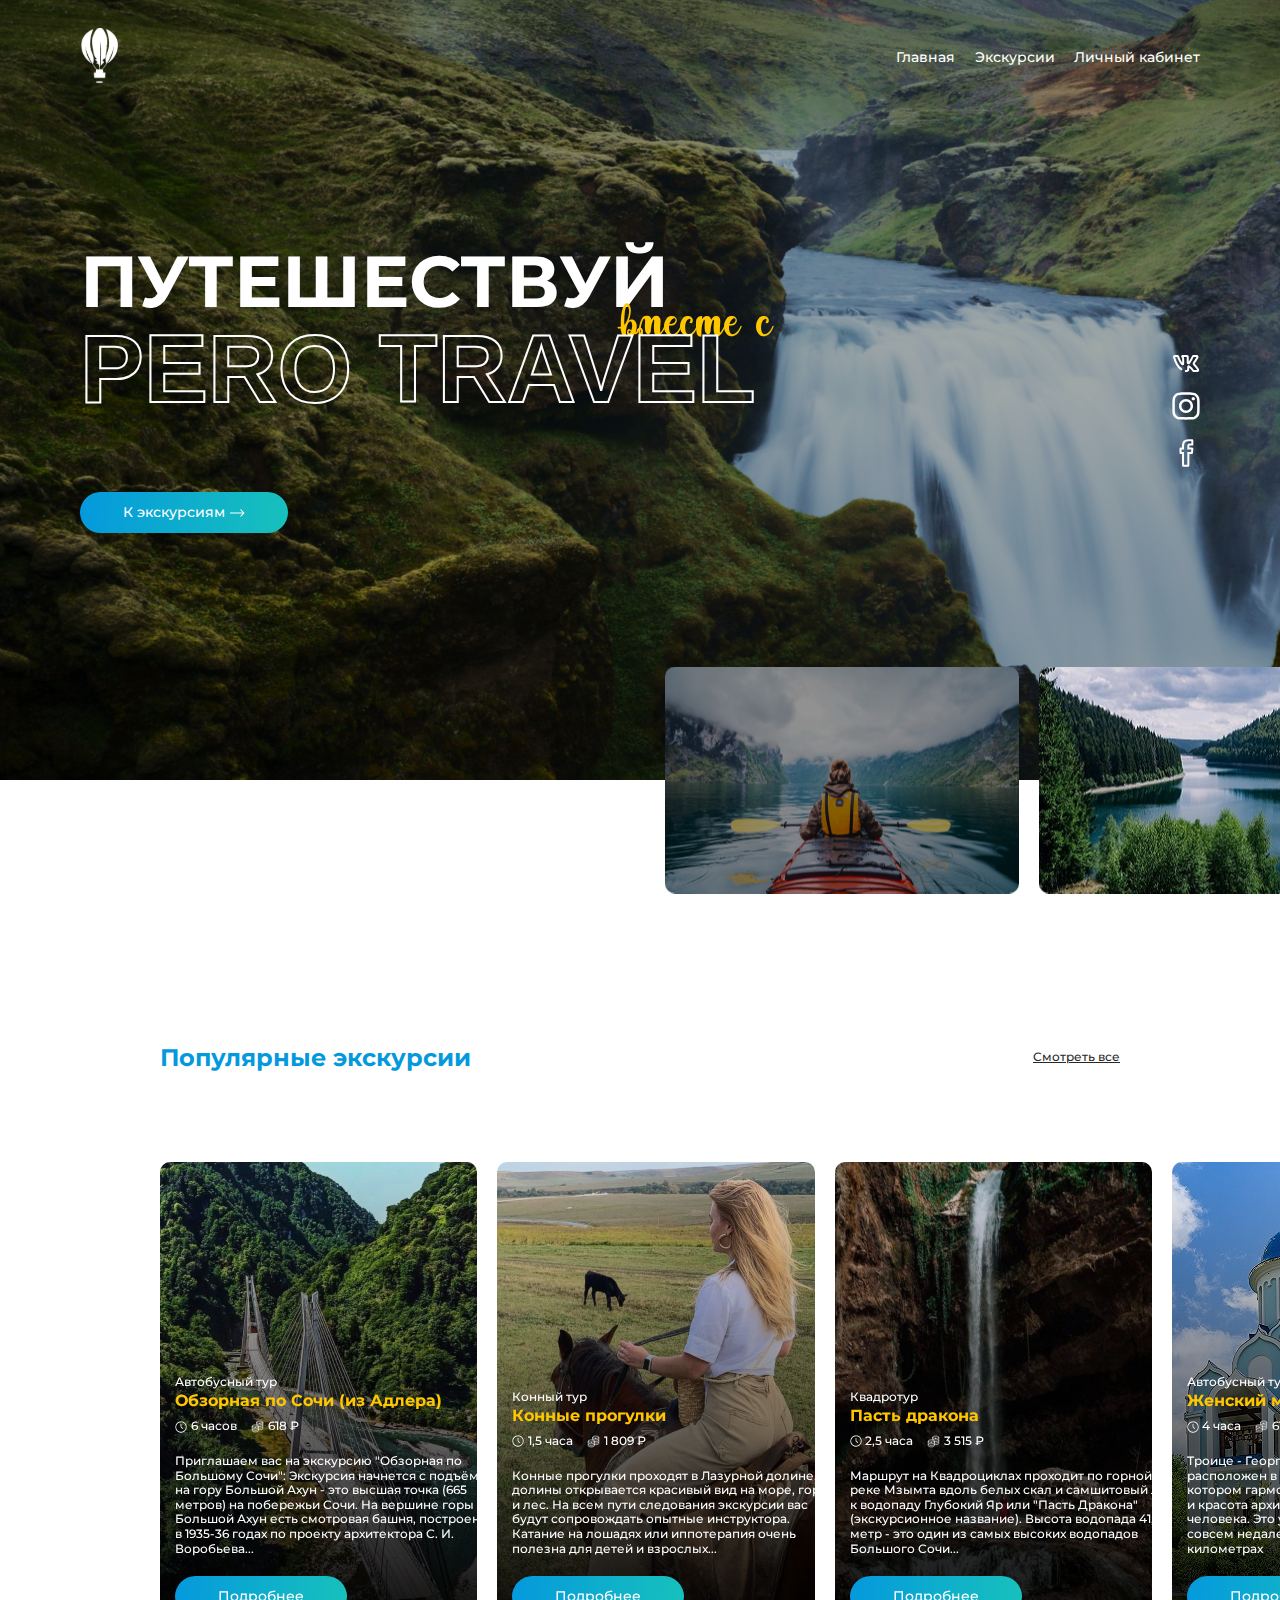
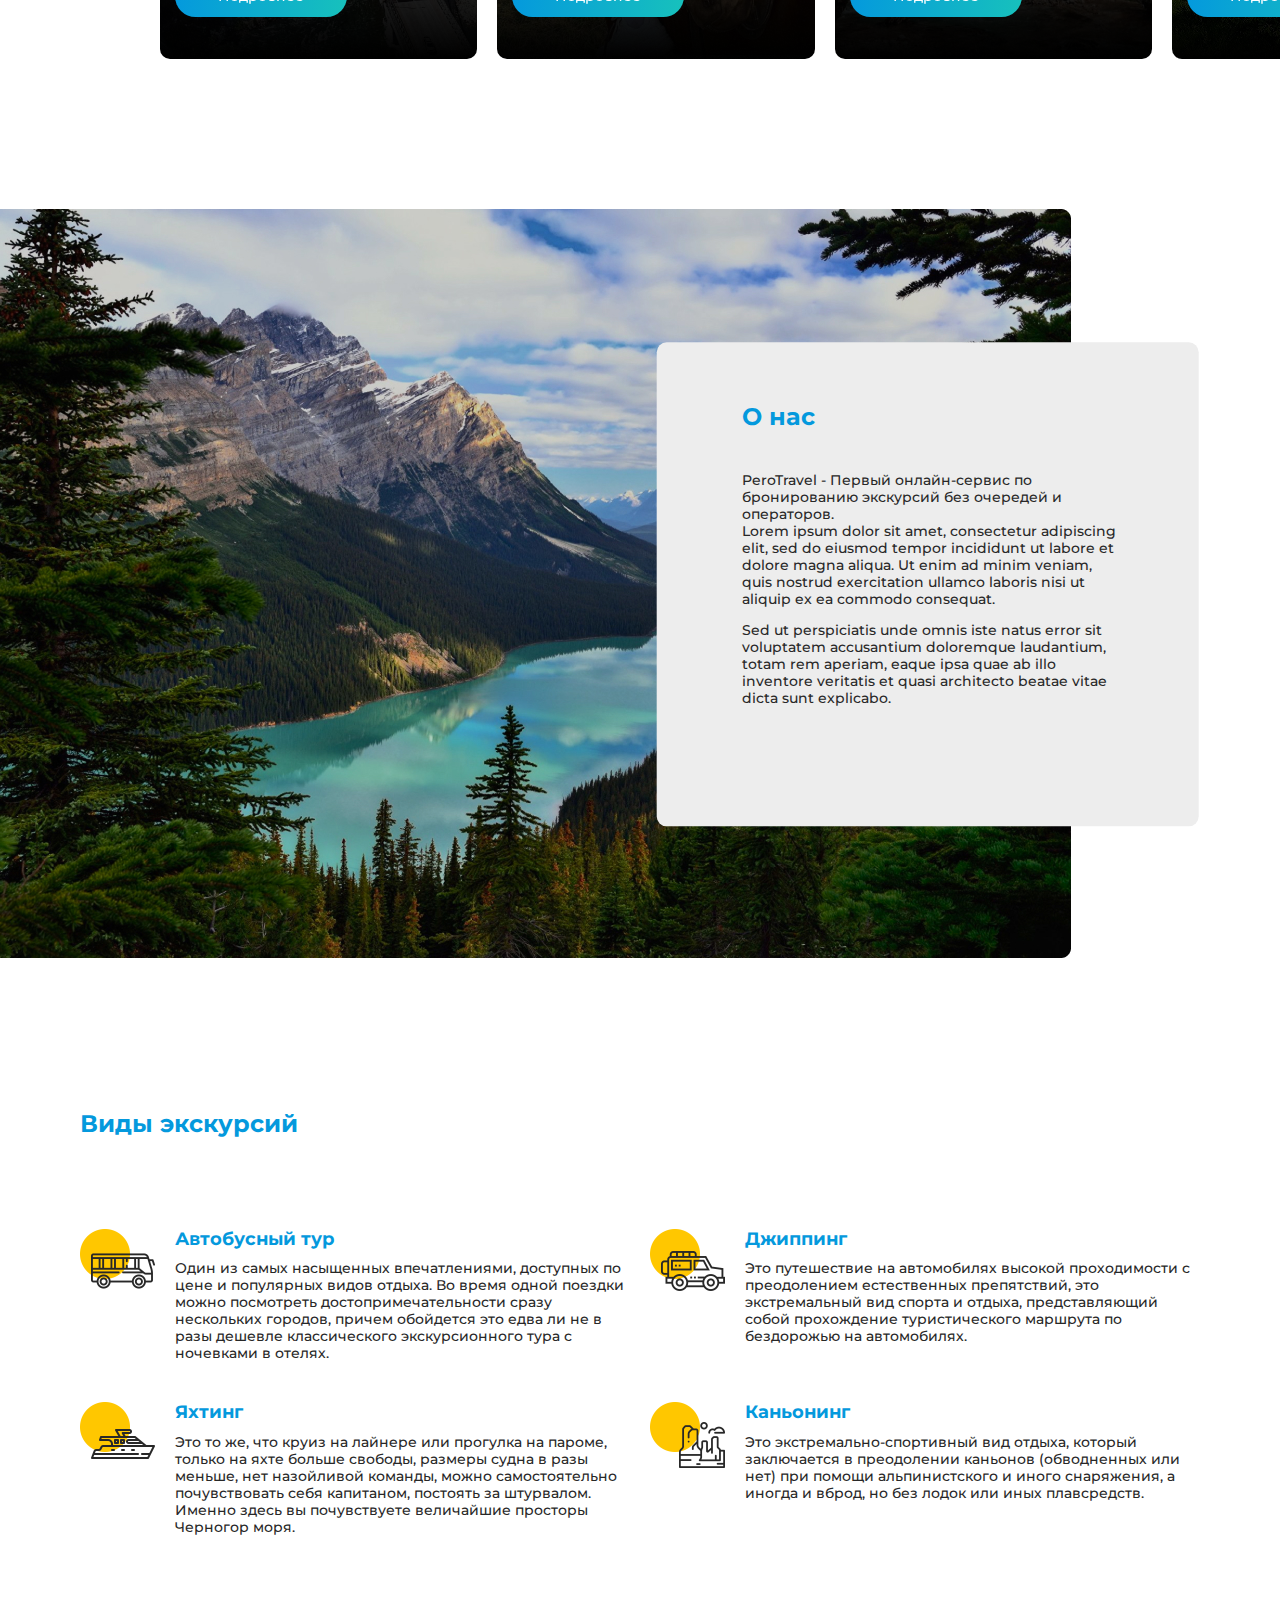
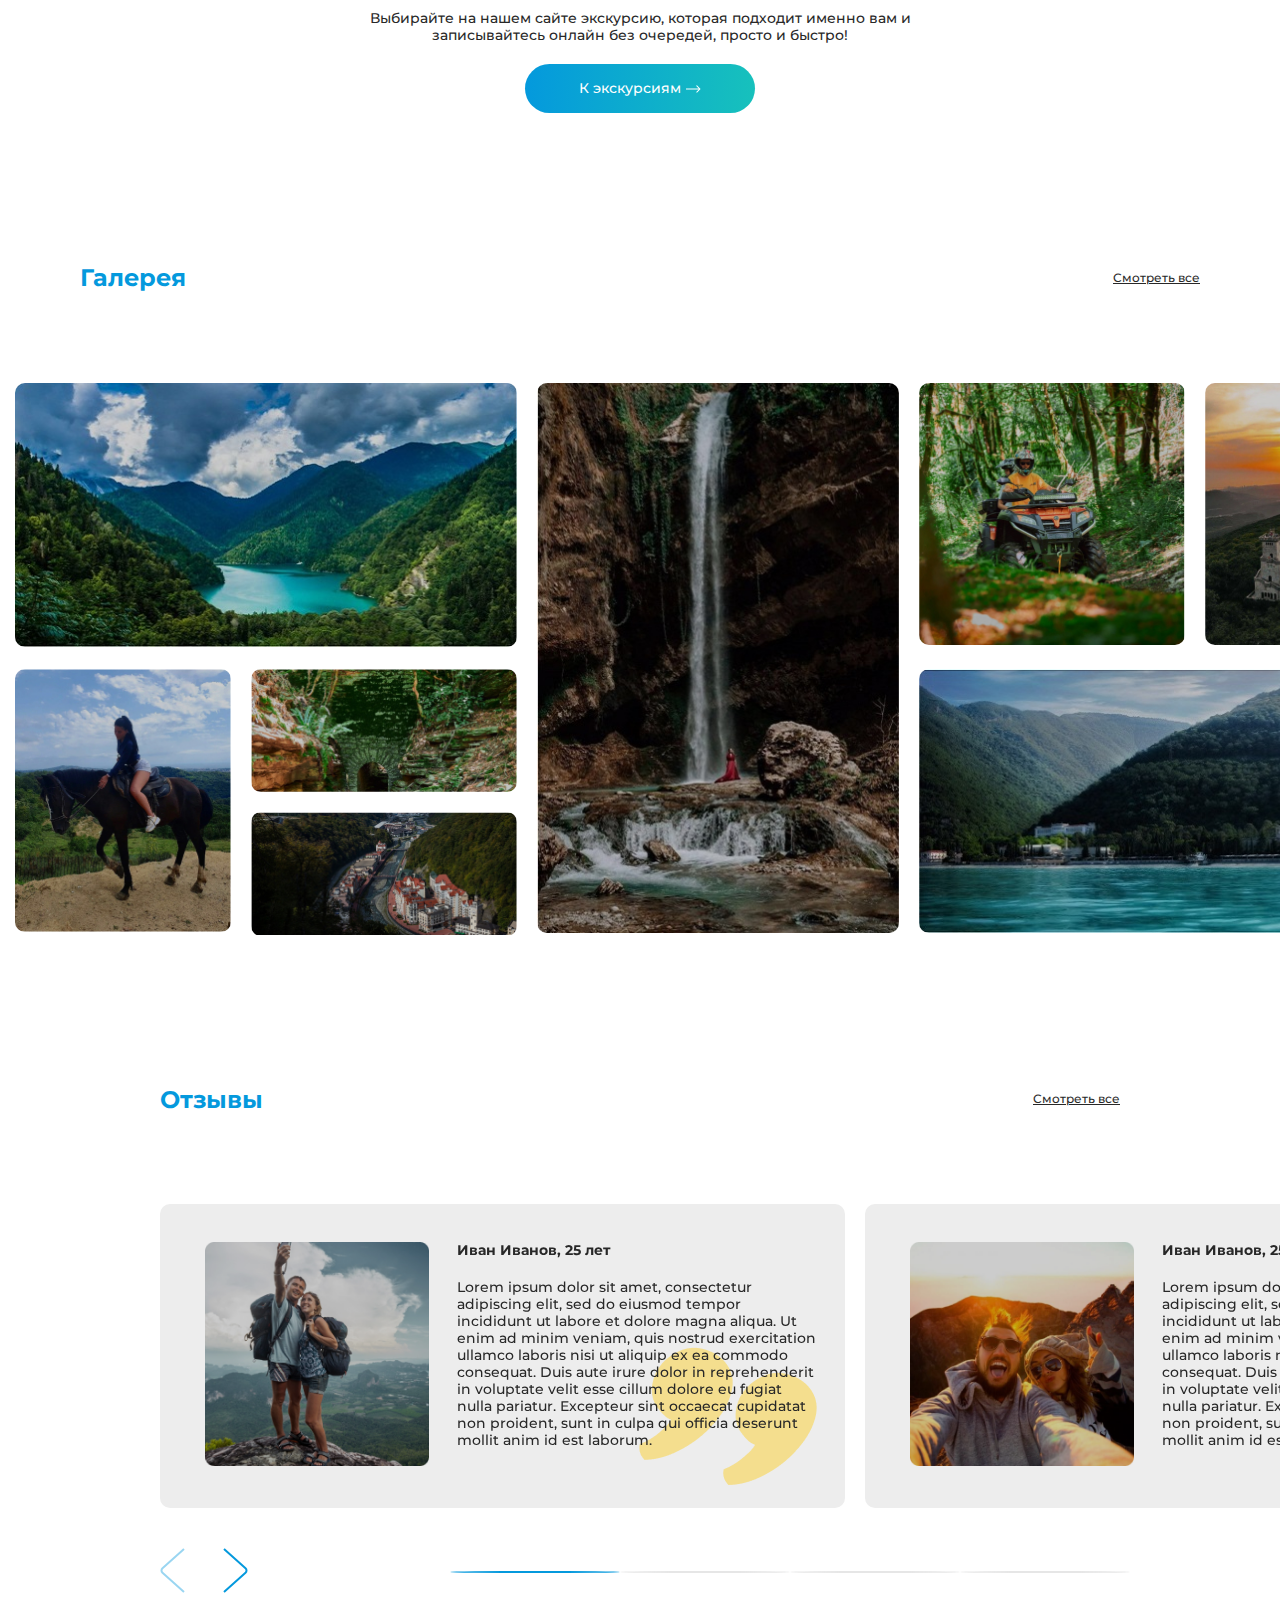
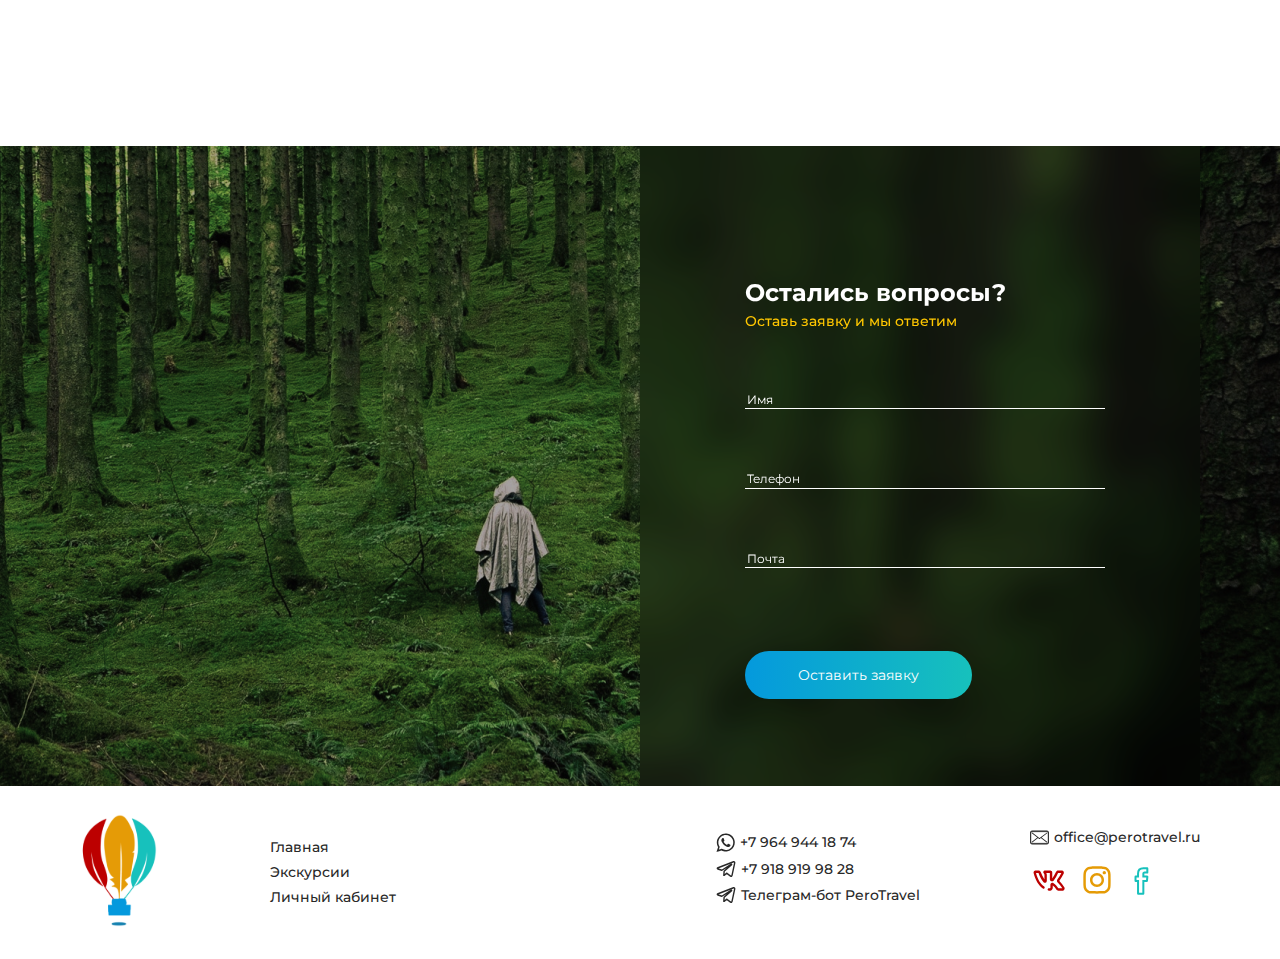
<file: index.html>
<!DOCTYPE html>
<html lang="ru">

<head>
    <meta charset="UTF-8">
    <meta http-equiv="X-UA-Compatible" content="IE=edge">
    <meta name="viewport" content="width=device-width, initial-scale=1.0">
    <title>PeroTravel</title>

    <link rel="preconnect" href="https://fonts.googleapis.com">
    <link rel="preconnect" href="https://fonts.gstatic.com" crossorigin>
    <link href="https://fonts.googleapis.com/css2?family=Montserrat:wght@500;700;900&display=swap" rel="stylesheet">
    <link rel="preconnect" href="https://fonts.googleapis.com">
    <link rel="preconnect" href="https://fonts.gstatic.com" crossorigin>
    <link href="https://fonts.googleapis.com/css2?family=Marck+Script&display=swap" rel="stylesheet">

    <link rel="stylesheet" href="fonts/19516.otf">
    <link rel="stylesheet" href="styles/swiper-bundle.min.css">
    <link rel="stylesheet" href="styles/normalize.css">
    <link rel="stylesheet" href="styles/hamburgers.css">
    <link rel="stylesheet" href="styles/style.css">
    <link rel="stylesheet" href="styles/responsive.css">

    <link rel="apple-touch-icon" sizes="180x180" href="img/apple-touch-icon.png">
    <link rel="icon" type="image/png" sizes="32x32" href="img/favicon-32x32.png">
    <link rel="icon" type="image/png" sizes="16x16" href="img/favicon-16x16.png">
    <link rel="manifest" href="img/site.webmanifest">
    <link rel="mask-icon" href="img/safari-pinned-tab.svg" color="#5bbad5">
    <meta name="msapplication-TileColor" content="#da532c">
    <meta name="theme-color" content="#ffffff">

</head>

<body>
    <div class="page wrapper-all">
        <div class="page__baner">
            <div class="wrapper">
                <div class="page__baner-box">
                    <header class="page__header header">
                        <div class="header__row">
                            <div class="header__logo">
                                <a href="index.html" class="header__logo-link">
                                    <img src="img/svg/logo.svg" alt="" class="header__logo-pic">
                                </a>
                            </div>
                            <button class="hamburger hamburger--squeeze page-header__menu-toogle" type="button"
                                onclick="this.classList.toggle('is-active');">
                                <span class="hamburger-box">
                                    <span class="hamburger-inner"></span>
                                </span>
                            </button>
                            <nav class="header__menu">
                                <ul class="header__menu-list">
                                    <li class="header__menu-item"> <a href="index.html"
                                            class="header__menu-link">Главная</a>
                                    </li>
                                    <li class="header__menu-item"> <a href="our-excursion.html"
                                            class="header__menu-link">Экскурсии</a>
                                    </li>
                                    <li class="header__menu-item"> <a href="" class="header__menu-link">Личный
                                            кабинет</a>
                                    </li>
                                </ul>
                            </nav>
                        </div>

                    </header>
                    <!-- header end -->

                    <!-- slogan  start -->
                    <div class="page__baner-slogan">
                        <h1 class="page__baner-title">
                            <span class="page__baner-title-thick">ПУТЕШЕСТВУЙ</span>
                            <span class="page__baner-title-italic">вместе с</span>
                            <span class="page__baner-title-contour">PERO TRAVEL</span>
                        </h1>
                        <a href="our-excursion.html"
                            class="page__baner-link-excursions button button--smaller button--arrow-small">К
                            экскурсиям
                            <img class="button--link-arrow" src="img/svg/arrow-of-button.svg" alt="arrow"></a>

                    </div>
                    <!-- slogan  end -->


                    <!-- ссылки на социальные сети -->
                    <div class="page__baner-social baner__social">
                        <ul class="baner__social-list">
                            <li class="baner__social-item"><a href="#" target="_blank">
                                    <svg width="27" height="18" viewBox="0 0 27 18" fill="none"
                                        xmlns="http://www.w3.org/2000/svg">
                                        <path
                                            d="M25.89 14C24.7066 12.137 23.3215 10.4099 21.76 8.85C21.7316 8.81452 21.7162 8.77044 21.7162 8.725C21.7162 8.67956 21.7316 8.63547 21.76 8.6C23.1037 6.76599 24.2912 4.82251 25.31 2.79C25.4574 2.49916 25.5275 2.17528 25.5135 1.84953C25.4995 1.52378 25.4019 1.20711 25.23 0.929998C25.0733 0.648345 24.8443 0.413645 24.5665 0.25015C24.2887 0.0866553 23.9724 0.000296159 23.65 -2.42495e-06H20.65C20.2694 0.0073844 19.8987 0.12329 19.5816 0.334091C19.2645 0.544891 19.0142 0.841827 18.86 1.19C17.9887 3.11716 16.9444 4.96137 15.74 6.7V1.8C15.7414 1.56325 15.6957 1.32859 15.6057 1.1096C15.5157 0.890617 15.3832 0.691659 15.2158 0.524249C15.0484 0.356838 14.8494 0.224302 14.6304 0.134313C14.4115 0.0443243 14.1768 -0.00132879 13.94 -2.42495e-06H9.56005C9.30507 0.003962 9.05601 0.077496 8.83977 0.212661C8.62352 0.347826 8.4483 0.539488 8.33302 0.766958C8.21775 0.994427 8.16679 1.24906 8.18565 1.50338C8.20451 1.75769 8.29247 2.00202 8.44005 2.21L8.84005 2.77C9.0546 3.07813 9.16976 3.44453 9.17005 3.82V7.66C7.84999 5.70714 6.80045 3.58452 6.05005 1.35C5.91473 0.956242 5.6599 0.614534 5.3211 0.37253C4.98229 0.130527 4.57641 0.000294898 4.16005 -2.42495e-06H1.71005C1.44973 0.00311016 1.19347 0.0649334 0.960374 0.180859C0.727274 0.296785 0.523342 0.463823 0.363778 0.669527C0.204214 0.87523 0.0931326 1.11429 0.0388118 1.3689C-0.0155091 1.6235 -0.0116681 1.88708 0.0500484 2.14C1.40005 7.87 4.23005 12.62 7.82005 15.14C8.0352 15.2928 8.30205 15.3544 8.56243 15.3114C8.82281 15.2683 9.0556 15.124 9.21005 14.91C9.28729 14.8031 9.34262 14.682 9.37288 14.5537C9.40313 14.4253 9.4077 14.2923 9.38632 14.1621C9.36494 14.032 9.31804 13.9074 9.24832 13.7955C9.17859 13.6836 9.08742 13.5865 8.98005 13.51C5.84005 11.31 3.34005 7.12 2.07005 2H4.17005C5.09028 4.79589 6.47647 7.41613 8.27005 9.75C8.47735 10.0149 8.76284 10.2077 9.08597 10.301C9.40911 10.3944 9.75344 10.3835 10.07 10.27C10.3949 10.1567 10.6759 9.94421 10.8733 9.66245C11.0707 9.3807 11.1745 9.044 11.17 8.7V3.82C11.1722 3.1843 11.014 2.55833 10.71 2H13.71V7.43C13.7065 7.81854 13.8308 8.19746 14.064 8.5083C14.2971 8.81915 14.626 9.04464 15 9.15C15.3629 9.27076 15.7554 9.26861 16.117 9.14388C16.4785 9.01916 16.7888 8.77881 17 8.46C18.4204 6.4336 19.6332 4.26936 20.62 2H23.42C22.4669 3.87407 21.3668 5.66969 20.13 7.37C19.8182 7.78719 19.6668 8.30264 19.7035 8.82221C19.7402 9.34178 19.9626 9.83081 20.33 10.2C21.7886 11.6697 23.1014 13.2772 24.25 15H20.9C19.8666 13.2893 18.4788 11.8197 16.83 10.69C16.5827 10.5087 16.2894 10.4005 15.9836 10.3775C15.6778 10.3545 15.3717 10.4178 15.1 10.56C14.8207 10.703 14.5867 10.9209 14.4242 11.1893C14.2617 11.4578 14.1772 11.7662 14.18 12.08V14.46C14.1855 14.5989 14.1362 14.7345 14.0426 14.8373C13.9491 14.9402 13.8189 15.0022 13.68 15.01H12.82C12.5548 15.01 12.3005 15.1154 12.1129 15.3029C11.9254 15.4904 11.82 15.7448 11.82 16.01C11.82 16.2752 11.9254 16.5296 12.1129 16.7171C12.3005 16.9046 12.5548 17.01 12.82 17.01H13.68C14.0118 17.0074 14.3398 16.9393 14.6452 16.8096C14.9506 16.6799 15.2274 16.4912 15.4597 16.2543C15.692 16.0173 15.8752 15.7369 15.9988 15.429C16.1224 15.1211 16.184 14.7918 16.18 14.46V12.69C17.383 13.5948 18.4013 14.7218 19.18 16.01C19.352 16.3079 19.5978 16.5565 19.8939 16.7317C20.1899 16.9069 20.5261 17.0027 20.87 17.01H24.25C24.5957 17.0109 24.9351 16.9184 25.2326 16.7424C25.53 16.5664 25.7744 16.3134 25.94 16.01C26.1099 15.7004 26.1948 15.3513 26.186 14.9983C26.1772 14.6452 26.0751 14.3008 25.89 14Z"
                                            fill="white" />
                                    </svg>
                                </a></li>
                            <li class="baner__social-item"><a href="#" target="_blank">
                                    <svg width="28" height="28" viewBox="0 0 28 28" fill="none"
                                        xmlns="http://www.w3.org/2000/svg">
                                        <path
                                            d="M13.9971 0.34668C10.289 0.34668 9.82407 0.362397 8.3678 0.428842C6.91457 0.495179 5.92206 0.725949 5.05356 1.06349C4.15574 1.41241 3.39433 1.87926 2.6353 2.63828C1.87627 3.39731 1.40942 4.15872 1.0605 5.05654C0.722965 5.92499 0.492195 6.9175 0.425858 8.37073C0.359413 9.827 0.34375 10.292 0.34375 14C0.34375 17.708 0.359413 18.1729 0.425858 19.6292C0.492195 21.0824 0.722965 22.0749 1.0605 22.9434C1.40942 23.8412 1.87627 24.6026 2.6353 25.3617C3.39433 26.1207 4.15574 26.5876 5.05356 26.9365C5.92206 27.274 6.91457 27.5048 8.3678 27.5711C9.82407 27.6375 10.289 27.6533 13.9971 27.6533C17.705 27.6533 18.17 27.6375 19.6263 27.5711C21.0795 27.5048 22.072 27.274 22.9405 26.9365C23.8383 26.5876 24.5997 26.1207 25.3588 25.3617C26.1178 24.6026 26.5847 23.8412 26.9336 22.9434C27.2711 22.0749 27.5019 21.0824 27.5682 19.6292C27.6346 18.1729 27.6503 17.708 27.6503 14C27.6503 10.292 27.6346 9.827 27.5682 8.37073C27.5019 6.9175 27.2711 5.92499 26.9336 5.05654C26.5847 4.15872 26.1178 3.39731 25.3588 2.63828C24.5997 1.87926 23.8383 1.41241 22.9405 1.06349C22.072 0.725949 21.0795 0.495179 19.6263 0.428842C18.17 0.362397 17.705 0.34668 13.9971 0.34668ZM13.9971 2.80678C17.6426 2.80678 18.0745 2.82066 19.5141 2.88634C20.8453 2.9471 21.5683 3.16952 22.0494 3.35645C22.6867 3.60412 23.1415 3.90004 23.6192 4.37778C24.097 4.85553 24.3929 5.3104 24.6406 5.94765C24.8275 6.42875 25.05 7.15169 25.1107 8.48287C25.1763 9.92255 25.1903 10.3544 25.1903 14C25.1903 17.6455 25.1763 18.0774 25.1107 19.5171C25.05 20.8482 24.8275 21.5712 24.6406 22.0523C24.3929 22.6896 24.097 23.1444 23.6192 23.6221C23.1415 24.0999 22.6867 24.3958 22.0494 24.6435C21.5683 24.8305 20.8453 25.0529 19.5141 25.1136C18.0747 25.1793 17.6429 25.1932 13.9971 25.1932C10.3512 25.1932 9.91946 25.1793 8.47994 25.1136C7.14876 25.0529 6.42582 24.8305 5.94472 24.6435C5.30742 24.3958 4.8526 24.0999 4.3748 23.6221C3.89706 23.1444 3.60114 22.6896 3.35352 22.0523C3.16654 21.5712 2.94411 20.8482 2.88336 19.5171C2.81767 18.0774 2.8038 17.6455 2.8038 14C2.8038 10.3544 2.81767 9.92255 2.88336 8.48287C2.94411 7.15169 3.16654 6.42875 3.35352 5.94765C3.60114 5.3104 3.89706 4.85553 4.3748 4.37778C4.8526 3.90004 5.30742 3.60412 5.94472 3.35645C6.42582 3.16952 7.14876 2.9471 8.47994 2.88634C9.91962 2.82066 10.3515 2.80678 13.9971 2.80678Z"
                                            fill="white" />
                                        <path
                                            d="M13.9955 18.551C11.482 18.551 9.44442 16.5134 9.44442 13.9999C9.44442 11.4864 11.482 9.44882 13.9955 9.44882C16.509 9.44882 18.5466 11.4864 18.5466 13.9999C18.5466 16.5134 16.509 18.551 13.9955 18.551ZM13.9955 6.98877C10.1233 6.98877 6.98438 10.1277 6.98438 13.9999C6.98438 17.8721 10.1233 21.0111 13.9955 21.0111C17.8677 21.0111 21.0067 17.8721 21.0067 13.9999C21.0067 10.1277 17.8677 6.98877 13.9955 6.98877Z"
                                            fill="white" />
                                        <path
                                            d="M22.9252 6.71186C22.9252 7.61673 22.1917 8.35023 21.2868 8.35023C20.382 8.35023 19.6484 7.61673 19.6484 6.71186C19.6484 5.80699 20.382 5.07349 21.2868 5.07349C22.1917 5.07349 22.9252 5.80699 22.9252 6.71186Z"
                                            fill="white" />
                                    </svg>
                                </a></li>
                            <li class="baner__social-item"><a href="#" target="_blank"><svg width="15" height="28"
                                        viewBox="0 0 15 28" fill="none" xmlns="http://www.w3.org/2000/svg">
                                        <path
                                            d="M13.3715 9.72395C13.3836 9.60604 13.2911 9.50354 13.1725 9.50354H9.34863V6.8503C9.34863 5.85389 10.009 5.62158 10.4742 5.62158C10.8565 5.62158 12.5467 5.62158 13.1301 5.62158C13.2406 5.62158 13.329 5.53204 13.329 5.42158V1.44037C13.329 1.33021 13.2399 1.2408 13.1298 1.24037L9.39731 1.2258C5.03275 1.2258 4.0395 4.49287 4.0395 6.5836V9.50354H1.71538C1.60492 9.50354 1.51538 9.59309 1.51538 9.70354V13.8173C1.51538 13.9278 1.60492 14.0173 1.71538 14.0173H4.0395C4.0395 19.2364 4.0395 25.4188 4.0395 26.5923C4.0395 26.7028 4.12905 26.7898 4.2395 26.7898H9.14863C9.25908 26.7898 9.34863 26.7026 9.34863 26.5922C9.34863 25.4125 9.34863 19.1768 9.34863 14.0173H12.7505C12.8531 14.0173 12.939 13.9398 12.9495 13.8377L13.3715 9.72395Z"
                                            stroke="white" stroke-width="2" />
                                    </svg>
                                </a></li>
                        </ul>

                    </div>
                </div>
                <div class="page__baner-slider baner__slider swiper">
                    <div class="baner__slider-wrapper swiper-wrapper">
                        <div class="baner__slide swiper-slide">
                            <img class="baner__slide-pic" src="img/baner-photo1.png" alt="lake">
                        </div>
                        <div class="baner__slide swiper-slide">
                            <img class="baner__slide-pic" src="img/baner-photo2.jpg" alt="forest">
                        </div>
                        <div class="baner__slide swiper-slide">
                            <div class="baner__slide-video">
                                <div class="video-item"></div>
                                <iframe class="video__element" src="https://www.youtube.com/embed/N7crQ4sH4PU"
                                    title="YouTube video player"
                                    allow="accelerometer; autoplay; clipboard-write; encrypted-media; gyroscope; picture-in-picture"
                                    allowfullscreen></iframe>
                            </div>
                        </div>
                        <div class="baner__slide swiper-slide">
                            <img class="baner__slide-pic" src="img/baner-photo3.jpg" alt="forest">
                        </div>
                    </div>
                </div>

            </div>
        </div>

        <!-- pop-excursion start -->
        <section class="pop-excursion">
            <div class="pop-excursion__heading heading-with-more">
                <h2 class="pop-excursion__title title-with-more">Популярные экскурсии</h2>
                <a href="our-excursion.html" class="link-more pop-excursion__link-more">Смотреть все</a>
            </div>

            <div class="pop-excursion__slider swiper">
                <div class="pop-excursion__slider-wrapper swiper-wrapper">
                    <div class="pop-excursion__slide swiper-slide">
                        <img src="img/pop-excur1.png" alt="sochi">
                        <div class="pop-excursion__slide-text">
                            <span class="pop-excursion__slide-subtitle">Автобусный тур</span>
                            <h3 class="pop-excursion__slide-title">Обзорная по Сочи (из Адлера)</h3>
                            <div class="pop-excursion__slide-info">
                                <div class="pop-excursion__slide-time">6 часов</div>
                                <div class="pop-excursion__slide-price">618 ₽</div>
                            </div>
                            <p class="pop-excursion__slide-desc">Приглашаем вас на экскурсию
                                "Обзорная по Большому Сочи":
                                Экскурсия начнется с подъёма на гору Большой Ахун - это высшая точка (665 метров) на
                                побережьи Сочи. На вершине горы Большой Ахун есть смотровая башня, построенная в
                                1935-36 годах по проекту архитектора С. И. Воробьева...</p>
                            <a href="" class="button button--smaller">Подробнее</a>
                        </div>
                    </div>

                    <div class="pop-excursion__slide swiper-slide">
                        <img src="img/pop-excur2.png" alt="horse">
                        <div class="pop-excursion__slide-text">
                            <span class="pop-excursion__slide-subtitle">Конный тур</span>
                            <h3 class="pop-excursion__slide-title">Конные прогулки</h3>
                            <div class="pop-excursion__slide-info">
                                <div class="pop-excursion__slide-time">1,5 часа</div>
                                <div class="pop-excursion__slide-price">1 809 ₽ </div>
                            </div>
                            <p class="pop-excursion__slide-desc">Конные прогулки проходят в Лазурной долине. С
                                долины открывается красивый вид на море, горы и лес. На всем пути следования
                                экскурсии вас будут сопровождать опытные инструктора. Катание на лошадях или
                                иппотерапия очень полезна для детей и взрослых...</p>
                            <a href="" class="button button--smaller">Подробнее</a>
                        </div>
                    </div>

                    <div class="pop-excursion__slide swiper-slide">
                        <img src="img/pop-excur3.png" alt="sochi">
                        <div class="pop-excursion__slide-text">
                            <span class="pop-excursion__slide-subtitle">Квадротур</span>
                            <h3 class="pop-excursion__slide-title">Пасть дракона</h3>
                            <div class="pop-excursion__slide-info">
                                <div class="pop-excursion__slide-time">2,5 часа</div>
                                <div class="pop-excursion__slide-price">3 515 ₽</div>
                            </div>
                            <p class="pop-excursion__slide-desc">Маршрут на Квадроциклах проходит по горной реке
                                Мзымта вдоль белых скал и самшитовый лес к водопаду Глубокий Яр или "Пасть Дракона"
                                (экскурсионное название).
                                Высота водопада 41,5 метр - это один из самых высоких водопадов Большого Сочи...</p>
                            <a href="" class="button button--smaller">Подробнее</a>
                        </div>
                    </div>

                    <div class="pop-excursion__slide swiper-slide">
                        <img src="img/pop-excur4.png" alt="sochi">
                        <div class="pop-excursion__slide-text">
                            <span class="pop-excursion__slide-subtitle">Автобусный тур</span>
                            <h3 class="pop-excursion__slide-title">Женский монастырь</h3>
                            <div class="pop-excursion__slide-info">
                                <div class="pop-excursion__slide-time">4 часа</div>
                                <div class="pop-excursion__slide-price">618 ₽</div>
                            </div>
                            <p class="pop-excursion__slide-desc">Троице - Георгиевский женский монастырь расположен
                                в селе Лесное в живописном месте, в котором гармонично сочетаются красота природы и
                                красота архитектуры сотворенная руками человека.
                                Это удивительное место расположено совсем недалеко от Чёрного моря - всего в 20
                                километрах
                            </p>
                            <a href="" class="button button--smaller">Подробнее</a>
                        </div>
                    </div>

                    <div class="pop-excursion__slide swiper-slide">
                        <img src="img/pop-excur4.png" alt="sochi">
                        <div class="pop-excursion__slide-text">
                            <span class="pop-excursion__slide-subtitle">Автобусный тур</span>
                            <h3 class="pop-excursion__slide-title">Женский монастырь</h3>
                            <div class="pop-excursion__slide-info">
                                <div class="pop-excursion__slide-time">4 часа</div>
                                <div class="pop-excursion__slide-price">618 ₽</div>
                            </div>
                            <p class="pop-excursion__slide-desc">Троице - Георгиевский женский монастырь расположен
                                в селе Лесное в живописном месте, в котором гармонично сочетаются красота природы и
                                красота архитектуры сотворенная руками человека.
                                Это удивительное место расположено совсем недалеко от Чёрного моря - всего в 20
                                километрах
                            </p>
                            <a href="" class="button button--smaller">Подробнее</a>
                        </div>
                    </div>
                    <div class="pop-excursion__slide swiper-slide">
                        <img src="img/pop-excur1.png" alt="sochi">
                        <div class="pop-excursion__slide-text">
                            <span class="pop-excursion__slide-subtitle">Автобусный тур</span>
                            <h3 class="pop-excursion__slide-title">Обзорная по Сочи (из Адлера)</h3>
                            <div class="pop-excursion__slide-info">
                                <div class="pop-excursion__slide-time">6 часов</div>
                                <div class="pop-excursion__slide-price">618 ₽</div>
                            </div>
                            <p class="pop-excursion__slide-desc">Приглашаем вас на экскурсию
                                "Обзорная по Большому Сочи":
                                Экскурсия начнется с подъёма на гору Большой Ахун - это высшая точка (665 метров) на
                                побережьи Сочи. На вершине горы Большой Ахун есть смотровая башня, построенная в
                                1935-36 годах по проекту архитектора С. И. Воробьева...</p>
                            <a href="" class="button button--smaller">Подробнее</a>
                        </div>
                    </div>
                    <div class="pop-excursion__slide swiper-slide">
                        <img src="img/pop-excur1.png" alt="sochi">
                        <div class="pop-excursion__slide-text">
                            <span class="pop-excursion__slide-subtitle">Автобусный тур</span>
                            <h3 class="pop-excursion__slide-title">Обзорная по Сочи (из Адлера)</h3>
                            <div class="pop-excursion__slide-info">
                                <div class="pop-excursion__slide-time">6 часов</div>
                                <div class="pop-excursion__slide-price">618 ₽</div>
                            </div>
                            <p class="pop-excursion__slide-desc">Приглашаем вас на экскурсию
                                "Обзорная по Большому Сочи":
                                Экскурсия начнется с подъёма на гору Большой Ахун - это высшая точка (665 метров) на
                                побережьи Сочи. На вершине горы Большой Ахун есть смотровая башня, построенная в
                                1935-36 годах по проекту архитектора С. И. Воробьева...</p>
                            <a href="" class="button button--smaller">Подробнее</a>
                        </div>
                    </div>
                    <div class="pop-excursion__slide swiper-slide">
                        <img src="img/pop-excur1.png" alt="sochi">
                        <div class="pop-excursion__slide-text">
                            <span class="pop-excursion__slide-subtitle">Автобусный тур</span>
                            <h3 class="pop-excursion__slide-title">Обзорная по Сочи (из Адлера)</h3>
                            <div class="pop-excursion__slide-info">
                                <div class="pop-excursion__slide-time">6 часов</div>
                                <div class="pop-excursion__slide-price">618 ₽</div>
                            </div>
                            <p class="pop-excursion__slide-desc">Приглашаем вас на экскурсию
                                "Обзорная по Большому Сочи":
                                Экскурсия начнется с подъёма на гору Большой Ахун - это высшая точка (665 метров) на
                                побережьи Сочи. На вершине горы Большой Ахун есть смотровая башня, построенная в
                                1935-36 годах по проекту архитектора С. И. Воробьева...</p>
                            <a href="" class="button button--smaller">Подробнее</a>
                        </div>
                    </div>
                    <div class="pop-excursion__slide swiper-slide">
                        <img src="img/pop-excur1.png" alt="sochi">
                        <div class="pop-excursion__slide-text">
                            <span class="pop-excursion__slide-subtitle">Автобусный тур</span>
                            <h3 class="pop-excursion__slide-title">Обзорная по Сочи (из Адлера)</h3>
                            <div class="pop-excursion__slide-info">
                                <div class="pop-excursion__slide-time">6 часов</div>
                                <div class="pop-excursion__slide-price">618 ₽</div>
                            </div>
                            <p class="pop-excursion__slide-desc">Приглашаем вас на экскурсию
                                "Обзорная по Большому Сочи":
                                Экскурсия начнется с подъёма на гору Большой Ахун - это высшая точка (665 метров) на
                                побережьи Сочи. На вершине горы Большой Ахун есть смотровая башня, построенная в
                                1935-36 годах по проекту архитектора С. И. Воробьева...</p>
                            <a href="" class="button button--smaller">Подробнее</a>
                        </div>
                    </div>
                    <div class="pop-excursion__slide swiper-slide">
                        <img src="img/pop-excur4.png" alt="sochi">
                        <div class="pop-excursion__slide-text">
                            <span class="pop-excursion__slide-subtitle">Автобусный тур</span>
                            <h3 class="pop-excursion__slide-title">Женский монастырь</h3>
                            <div class="pop-excursion__slide-info">
                                <div class="pop-excursion__slide-time">4 часа</div>
                                <div class="pop-excursion__slide-price">618 ₽</div>
                            </div>
                            <p class="pop-excursion__slide-desc">Троице - Георгиевский женский монастырь расположен
                                в селе Лесное в живописном месте, в котором гармонично сочетаются красота природы и
                                красота архитектуры сотворенная руками человека.
                                Это удивительное место расположено совсем недалеко от Чёрного моря - всего в 20
                                километрах
                            </p>
                            <a href="" class="button button--smaller">Подробнее</a>
                        </div>
                    </div>
                </div>
                <!-- навигация для слайдера  -->
                <div class="nav-pager">
                    <div class="pop-excursion__slider-nav">
                        <button class="pop-excursion__slider-arrow pop-excursion__slider-arrow-prev ">
                            <svg width="25" height="45" viewBox="0 0 25 45" fill="none"
                                xmlns="http://www.w3.org/2000/svg">
                                <path
                                    d="M24 0.999998L2.49433 20.2655C1.16332 21.4579 1.16333 23.5421 2.49433 24.7345L24 44"
                                    stroke="#0499DD" stroke-width="2" />
                            </svg>
                        </button>

                        <button class="pop-excursion__slider-arrow pop-excursion__slider-arrow-next ">
                            <svg width="25" height="45" viewBox="0 0 25 45" fill="none"
                                xmlns="http://www.w3.org/2000/svg">
                                <path
                                    d="M1 0.999998L22.5057 20.2655C23.8367 21.4579 23.8367 23.5421 22.5057 24.7345L0.999998 44"
                                    stroke="#0499DD" stroke-width="2" />
                            </svg>
                        </button>
                    </div>
                    <ul class="pop-excursion__pager pager">
                        <li><button class="pager__button is-active" type="button"></button></li>
                        <li><button class="pager__button" type="button"></button></li>
                    </ul>
                </div>
            </div>
        </section>
        <!-- pop-excursion end -->

        <!-- about start  -->
        <section class="about">
            <div class="about__pic"></div>
            <!-- <img src="img/about.jpg" alt=""> -->
            <div class="wrapper">
                <div class="about__text">
                    <h2 class="about__title">О нас</h2>
                    <p class="about__desc">PeroTravel - Первый онлайн-сервис по бронированию экскурсий без очередей
                        и операторов.
                        <br> Lorem ipsum dolor sit amet, consectetur adipiscing elit, sed do eiusmod tempor
                        incididunt ut labore et dolore magna aliqua. Ut enim ad minim veniam, quis nostrud
                        exercitation ullamco laboris nisi ut aliquip ex ea commodo consequat.
                    </p>
                    <p class="about__desc">Sed ut perspiciatis unde omnis iste natus error sit voluptatem
                        accusantium doloremque laudantium, totam rem aperiam, eaque ipsa quae ab illo inventore
                        veritatis et quasi architecto beatae vitae dicta sunt explicabo.</p>
                </div>
            </div>

        </section>
        <!-- about end -->

        <!-- types start  -->
        <section class="types">
            <div class="wrapper">
                <h2 class="types__title">Виды экскурсий</h2>
                <div class="types__cards">
                    <div class="types__card">
                        <div class="types__card-thumb">
                            <img src="img/svg/type-bus.svg" alt="bus">
                        </div>
                        <div class="types__card-text">
                            <h3 class="types__card-title">
                                Автобусный тур
                            </h3>
                            <p class="types__card-desc">
                                Один из самых насыщенных впечатлениями, доступных по цене и популярных видов отдыха. Во
                                время одной поездки можно посмотреть достопримечательности сразу нескольких городов,
                                причем обойдется это едва ли не в разы дешевле классического экскурсионного тура с
                                ночевками в отелях.
                            </p>
                        </div>
                    </div>

                    <div class="types__card">
                        <div class="types__card-thumb">
                            <img src="img/svg/type-jeep.svg" alt="jeep">
                        </div>
                        <div class="types__card-text">
                            <h3 class="types__card-title">
                                Джиппинг
                            </h3>
                            <p class="types__card-desc">
                                Это путешествие на автомобилях высокой проходимости с преодолением естественных
                                препятствий, это экстремальный вид спорта и отдыха, представляющий собой прохождение
                                туристического маршрута по бездорожью на автомобилях.
                            </p>
                        </div>
                    </div>

                    <div class="types__card">
                        <div class="types__card-thumb">
                            <img src="img/svg/type-yacht.svg" alt="yacht">
                        </div>
                        <div class="types__card-text">
                            <h3 class="types__card-title">
                                Яхтинг
                            </h3>
                            <p class="types__card-desc">
                                Это то же, что круиз на лайнере или прогулка на пароме, только на яхте больше свободы,
                                размеры судна в разы меньше, нет назойливой команды, можно самостоятельно почувствовать
                                себя капитаном, постоять за штурвалом. Именно здесь вы почувствуете величайшие просторы
                                Черногор моря.
                            </p>
                        </div>
                    </div>

                    <div class="types__card">
                        <div class="types__card-thumb">
                            <img src="img/svg/type-canyoning.svg" alt="canyoning">
                        </div>
                        <div class="types__card-text">
                            <h3 class="types__card-title">
                                Каньонинг
                            </h3>
                            <p class="types__card-desc">
                                Это экстремально-спортивный вид отдыха, который заключается в преодолении каньонов
                                (обводненных или нет) при помощи альпинистского и иного снаряжения, а иногда и вброд, но
                                без лодок или иных плавсредств.
                            </p>
                        </div>
                    </div>
                </div>
                <div class="types__postscript">
                    <p class="types__postscript-desc">
                        Выбирайте на нашем сайте экскурсию, которая подходит именно вам и записывайтесь онлайн без
                        очередей, просто и быстро!
                    </p>
                    <a href="our-excursion.html" class="button button--bigger button--arrow-big types__button">К
                        экскурсиям <img class="button--link-arrow" src="img/svg/arrow-of-button.svg" alt="arrow"></a>
                </div>
            </div>
        </section>
        <!-- types end -->


        <!-- gallery start -->
        <section class="gallery">
            <div class="wrapper">
                <div class="gallery__heading heading-with-more">
                    <h2 class="gallery__title title-with-more">Галерея</h2>
                    <a href="" class="link-more">Смотреть все</a>
                </div>
            </div>
            <div class="gallery__photos">
                <div class="gallery__photo"><img src="img/gallery1.jpg" alt="nature"></div>
                <div class="gallery__photo"><img src="img/gallery2.jpg" alt="nature"></div>
                <div class="gallery__photo"><img src="img/gallery3.jpg" alt="nature"></div>
                <div class="gallery__photo"><img src="img/gallery4.jpg" alt="nature"></div>
                <div class="gallery__photo"><img src="img/gallery5.jpg" alt="nature"></div>
                <div class="gallery__photo"><img src="img/gallery6.jpg" alt="nature"></div>
                <div class="gallery__photo"><img src="img/gallery7.jpg" alt="nature"></div>
                <div class="gallery__photo"><img src="img/gallery8.jpg" alt="nature"></div>
            </div>
        </section>
        <!-- gallery end -->

        <!-- reviews start -->
        <section class="reviews">
            <div class="reviews__heading heading-with-more">
                <h2 class="reviews__title title-with-more">Отзывы</h2>
                <a href="" class="link-more">Смотреть все</a>
            </div>

            <div class="reviews__slider swiper">
                <div class="reviews__slider-wrapper swiper-wrapper">
                    <div class="reviews__slide swiper-slide">
                        <div class="reviews__slide-pic">
                            <img src="img/reviews1.png" alt="people">
                        </div>
                        <div class="reviews__slide-text">
                            <div class="reviews__slide-title">Иван Иванов, 25 лет</div>
                            <div class="reviews__slide-desc">Lorem ipsum dolor sit amet, consectetur adipiscing
                                elit, sed do eiusmod tempor incididunt ut labore et dolore magna aliqua. Ut enim ad
                                minim veniam, quis nostrud exercitation ullamco laboris nisi ut aliquip ex ea
                                commodo consequat. Duis aute irure dolor in reprehenderit in voluptate velit esse
                                cillum dolore eu fugiat nulla pariatur. Excepteur sint occaecat cupidatat non
                                proident, sunt in culpa qui officia deserunt mollit anim id est laborum.</div>
                        </div>
                        <div class="reviews__slide-marks">
                            <img src="img/marcs.png" alt="">
                        </div>
                    </div>

                    <div class="reviews__slide swiper-slide">
                        <div class="reviews__slide-pic">
                            <img src="img/reviews2.png" alt="people">
                        </div>
                        <div class="reviews__slide-text">
                            <div class="reviews__slide-title">Иван Иванов, 25 лет</div>
                            <div class="reviews__slide-desc">Lorem ipsum dolor sit amet, consectetur adipiscing
                                elit, sed do eiusmod tempor incididunt ut labore et dolore magna aliqua. Ut enim ad
                                minim veniam, quis nostrud exercitation ullamco laboris nisi ut aliquip ex ea
                                commodo consequat. Duis aute irure dolor in reprehenderit in voluptate velit esse
                                cillum dolore eu fugiat nulla pariatur. Excepteur sint occaecat cupidatat non
                                proident, sunt in culpa qui officia deserunt mollit anim id est laborum.</div>
                        </div>
                        <div class="reviews__slide-marks">
                            <img src="img/marcs.png" alt="">
                        </div>
                    </div>

                    <div class="reviews__slide swiper-slide">
                        <div class="reviews__slide-pic">
                            <img src="img/reviews1.png" alt="people">
                        </div>
                        <div class="reviews__slide-text">
                            <div class="reviews__slide-title">Иван Иванов, 25 лет</div>
                            <div class="reviews__slide-desc">Lorem ipsum dolor sit amet, consectetur adipiscing
                                elit, sed do eiusmod tempor incididunt ut labore et dolore magna aliqua. Ut enim ad
                                minim veniam, quis nostrud exercitation ullamco laboris nisi ut aliquip ex ea
                                commodo consequat. Duis aute irure dolor in reprehenderit in voluptate velit esse
                                cillum dolore eu fugiat nulla pariatur. Excepteur sint occaecat cupidatat non
                                proident, sunt in culpa qui officia deserunt mollit anim id est laborum.</div>
                        </div>
                        <div class="reviews__slide-marks">
                            <img src="img/marcs.png" alt="">
                        </div>
                    </div>

                    <div class="reviews__slide swiper-slide">
                        <div class="reviews__slide-pic">
                            <img src="img/reviews1.png" alt="people">
                        </div>
                        <div class="reviews__slide-text">
                            <div class="reviews__slide-title">Иван Иванов, 25 лет</div>
                            <div class="reviews__slide-desc">Lorem ipsum dolor sit amet, consectetur adipiscing
                                elit, sed do eiusmod tempor incididunt ut labore et dolore magna aliqua. Ut enim ad
                                minim veniam, quis nostrud exercitation ullamco laboris nisi ut aliquip ex ea
                                commodo consequat. Duis aute irure dolor in reprehenderit in voluptate velit esse
                                cillum dolore eu fugiat nulla pariatur. Excepteur sint occaecat cupidatat non
                                proident, sunt in culpa qui officia deserunt mollit anim id est laborum.</div>
                        </div>
                        <div class="reviews__slide-marks">
                            <img src="img/marcs.png" alt="">
                        </div>
                    </div>
                </div>
                <!-- навигация для слайдера  -->
                <div class="nav-pager">
                    <div class="reviews__slider-nav">
                        <button class="reviews__slider-arrow reviews__slider-arrow-prev ">
                            <svg width="25" height="45" viewBox="0 0 25 45" fill="none"
                                xmlns="http://www.w3.org/2000/svg">
                                <path
                                    d="M24 0.999998L2.49433 20.2655C1.16332 21.4579 1.16333 23.5421 2.49433 24.7345L24 44"
                                    stroke="#0499DD" stroke-width="2" />
                            </svg>
                        </button>

                        <button class="reviews__slider-arrow reviews__slider-arrow-next ">
                            <svg width="25" height="45" viewBox="0 0 25 45" fill="none"
                                xmlns="http://www.w3.org/2000/svg">
                                <path
                                    d="M1 0.999998L22.5057 20.2655C23.8367 21.4579 23.8367 23.5421 22.5057 24.7345L0.999998 44"
                                    stroke="#0499DD" stroke-width="2" />
                            </svg>
                        </button>
                    </div>
                    <ul class="reviews__pager pager">
                        <li><button class="pager__button is-active" type="button"></button></li>
                        <li><button class="pager__button" type="button"></button></li>
                    </ul>
                </div>
            </div>

        </section>
        <!-- reviews end -->

        <!-- question start  -->
        <section class="question">
            <div class="wrapper">
                <div class="question__box">
                    <div class="question__overlay">
                        <h2 class="question__title">Остались вопросы?</h2>
                        <p class="question__desc">Оставь заявку и мы ответим</p>
                        <form action="/" class="question__form">
                            <div class="question__field">
                                <input type="text" class="input-field" placeholder="Имя">
                            </div>
                            <div class="question__field">
                                <input type="tel" class="input-field" placeholder="Телефон">
                            </div>
                            <div class="question__field">
                                <input type="email" class="input-field" placeholder="Почта">
                            </div>
                            <button class="question__submit button button--bigger" type="submit">Оставить заявку</button>
                        </form>
                    </div>
                </div>
            </div>
        </section>
        <!-- question end -->

        <!-- footer start  -->
        <footer class="page__footer footer">
            <div class="wrapper">
                <div class="footer__row">
                    <div class="footer__menu">
                        <div class="footer__logo">
                            <a href="index.html">
                                <img src="img/svg/logo_footer.svg" alt="logo">
                            </a>
                        </div>
                        <ul class="footer__menu-list">
                            <li class="footer__menu-item"><a href="index.html" class="footer__link">Главная</a></li>
                            <li class="footer__menu-item"><a href="our-excursion.html"
                                    class="footer__link">Экскурсии</a></li>
                            <li class="footer__menu-item"><a href="" class="footer__link">Личный кабинет</a></li>
                        </ul>
                    </div>
                    <div class="footer__contacts">
                        <div class="footer__contacts-column footer__contacts-column--mobile">

                            <p class="footer__contact">
                                <img src="img/svg/mobile.svg" alt="">
                                <a href="tel:+79649441874" class="footer__link">+7 964 944 18
                                    74</a>
                            </p>
                            <p class="footer__contact">
                                <img src="img/svg/telegram.svg" alt="">
                                <a href="tel:+79189199828" class="footer__link">+7 918 919 98
                                    28</a>
                            </p>
                            <p class="footer__contact">
                                <img src="img/svg/telegram.svg" alt="">
                                <a href="" class="footer__link">Телеграм-бот
                                    PeroTravel</a>
                            </p>

                            <p class="footer__contact footer__contact--hiden">
                                <img src="img/svg/mail.svg" alt="">
                                <a href="mailto:office@perotravel.ru" class="footer__link">office@perotravel.ru</a>
                            </p>

                        </div>

                        <div class="footer__contacts-column">
                            <p class="footer__contact footer__contact--visible">
                                <img src="img/svg/mail.svg" alt="">
                                <a href="mailto:office@perotravel.ru" class="footer__link">office@perotravel.ru</a>
                            </p>
                            <!-- ссылки на социальные сети -->
                            <div class="footer__social">
                                <ul class="footer__social-list">
                                    <li class="footer__social-item"><a href="#" target="_blank">
                                            <svg width="38" height="38" viewBox="0 0 38 38" fill="none"
                                                xmlns="http://www.w3.org/2000/svg">
                                                <path
                                                    d="M34.3068 26.125C32.9014 23.9127 31.2567 21.8618 29.4024 20.0094C29.3687 19.9673 29.3503 19.9149 29.3503 19.861C29.3503 19.807 29.3687 19.7547 29.4024 19.7125C30.9981 17.5346 32.4082 15.2268 33.618 12.8132C33.7931 12.4678 33.8762 12.0832 33.8596 11.6964C33.843 11.3095 33.7271 10.9335 33.523 10.6044C33.337 10.2699 33.0649 9.99124 32.7351 9.79709C32.4052 9.60294 32.0295 9.50039 31.6468 9.50003H28.0843C27.6322 9.50881 27.192 9.64644 26.8155 9.89677C26.439 10.1471 26.1417 10.4997 25.9587 10.9132C24.9239 13.2017 23.6838 15.3917 22.2537 17.4563V11.6375C22.2552 11.3564 22.201 11.0777 22.0942 10.8177C21.9873 10.5576 21.8299 10.3214 21.6311 10.1226C21.4323 9.92378 21.1961 9.76639 20.936 9.65953C20.676 9.55267 20.3973 9.49846 20.1162 9.50003H14.9149C14.6121 9.50474 14.3164 9.59206 14.0596 9.75257C13.8028 9.91308 13.5947 10.1407 13.4578 10.4108C13.3209 10.6809 13.2604 10.9833 13.2828 11.2853C13.3052 11.5873 13.4097 11.8774 13.5849 12.1244L14.0599 12.7894C14.3147 13.1553 14.4514 13.5904 14.4518 14.0363V18.5963C12.8842 16.2773 11.6379 13.7567 10.7468 11.1032C10.5861 10.6356 10.2835 10.2298 9.88116 9.94242C9.47883 9.65504 8.99685 9.50039 8.50242 9.50003H5.59305C5.28392 9.50373 4.97961 9.57714 4.70281 9.71481C4.426 9.85247 4.18383 10.0508 3.99435 10.2951C3.80487 10.5394 3.67296 10.8233 3.60845 11.1256C3.54395 11.4279 3.54851 11.7409 3.6218 12.0413C5.22492 18.8457 8.58555 24.4863 12.8487 27.4788C13.1042 27.6603 13.4211 27.7334 13.7302 27.6823C14.0394 27.6311 14.3159 27.4598 14.4993 27.2057C14.591 27.0787 14.6567 26.9349 14.6927 26.7825C14.7286 26.6301 14.734 26.4721 14.7086 26.3176C14.6832 26.1631 14.6275 26.0151 14.5447 25.8822C14.4619 25.7493 14.3537 25.6341 14.2262 25.5432C10.4974 22.9307 7.52867 17.955 6.02055 11.875H8.5143C9.60707 15.1952 11.2532 18.3067 13.383 21.0782C13.6292 21.3927 13.9682 21.6216 14.352 21.7325C14.7357 21.8434 15.1446 21.8305 15.5205 21.6957C15.9063 21.5612 16.24 21.3088 16.4744 20.9742C16.7089 20.6396 16.8321 20.2398 16.8268 19.8313V14.0363C16.8293 13.2814 16.6415 12.5381 16.2805 11.875H19.843V18.3232C19.8388 18.7845 19.9865 19.2345 20.2633 19.6036C20.5402 19.9728 20.9308 20.2405 21.3749 20.3657C21.8058 20.5091 22.272 20.5065 22.7013 20.3584C23.1306 20.2103 23.4991 19.9249 23.7499 19.5463C25.4366 17.1399 26.8768 14.5699 28.0487 11.875H31.3737C30.2418 14.1005 28.9354 16.2328 27.4668 18.2519C27.0965 18.7473 26.9167 19.3594 26.9603 19.9764C27.0039 20.5934 27.268 21.1741 27.7043 21.6125C29.4363 23.3579 30.9952 25.2668 32.3593 27.3125H28.3812C27.1539 25.2811 25.5059 23.5359 23.548 22.1944C23.2543 21.9792 22.9061 21.8506 22.5429 21.8233C22.1798 21.796 21.8163 21.8711 21.4937 22.04C21.1619 22.2098 20.884 22.4686 20.6911 22.7874C20.4981 23.1062 20.3977 23.4724 20.4012 23.845V26.6713C20.4077 26.8363 20.3491 26.9972 20.238 27.1194C20.1269 27.2416 19.9723 27.3152 19.8074 27.3244H18.7862C18.4712 27.3244 18.1692 27.4495 17.9465 27.6722C17.7238 27.8949 17.5987 28.197 17.5987 28.5119C17.5987 28.8269 17.7238 29.1289 17.9465 29.3516C18.1692 29.5743 18.4712 29.6994 18.7862 29.6994H19.8074C20.2014 29.6963 20.5909 29.6154 20.9536 29.4614C21.3162 29.3074 21.6449 29.0833 21.9207 28.802C22.1966 28.5206 22.4141 28.1876 22.5609 27.8219C22.7077 27.4563 22.7809 27.0653 22.7762 26.6713V24.5694C24.2046 25.6439 25.414 26.9822 26.3387 28.5119C26.5428 28.8657 26.8348 29.1609 27.1863 29.3689C27.5379 29.5769 27.9371 29.6908 28.3455 29.6994H32.3593C32.7697 29.7004 33.1728 29.5906 33.526 29.3816C33.8793 29.1726 34.1695 28.8722 34.3662 28.5119C34.5679 28.1442 34.6687 27.7297 34.6582 27.3105C34.6478 26.8912 34.5265 26.4822 34.3068 26.125Z"
                                                    fill="#BC0000" />
                                            </svg>

                                        </a></li>
                                    <li class="footer__social-item"><a href="#" target="_blank">
                                            <svg width="28" height="28" viewBox="0 0 28 28" fill="none"
                                                xmlns="http://www.w3.org/2000/svg">
                                                <path
                                                    d="M13.9971 0.34668C10.289 0.34668 9.82407 0.362397 8.3678 0.428842C6.91457 0.495179 5.92206 0.725949 5.05356 1.06349C4.15574 1.41241 3.39433 1.87926 2.6353 2.63828C1.87627 3.39731 1.40942 4.15872 1.0605 5.05654C0.722965 5.92499 0.492195 6.9175 0.425858 8.37073C0.359413 9.827 0.34375 10.292 0.34375 14C0.34375 17.708 0.359413 18.1729 0.425858 19.6292C0.492195 21.0824 0.722965 22.0749 1.0605 22.9434C1.40942 23.8412 1.87627 24.6026 2.6353 25.3617C3.39433 26.1207 4.15574 26.5876 5.05356 26.9365C5.92206 27.274 6.91457 27.5048 8.3678 27.5711C9.82407 27.6375 10.289 27.6533 13.9971 27.6533C17.705 27.6533 18.17 27.6375 19.6263 27.5711C21.0795 27.5048 22.072 27.274 22.9405 26.9365C23.8383 26.5876 24.5997 26.1207 25.3588 25.3617C26.1178 24.6026 26.5847 23.8412 26.9336 22.9434C27.2711 22.0749 27.5019 21.0824 27.5682 19.6292C27.6346 18.1729 27.6503 17.708 27.6503 14C27.6503 10.292 27.6346 9.827 27.5682 8.37073C27.5019 6.9175 27.2711 5.92499 26.9336 5.05654C26.5847 4.15872 26.1178 3.39731 25.3588 2.63828C24.5997 1.87926 23.8383 1.41241 22.9405 1.06349C22.072 0.725949 21.0795 0.495179 19.6263 0.428842C18.17 0.362397 17.705 0.34668 13.9971 0.34668ZM13.9971 2.80678C17.6426 2.80678 18.0745 2.82066 19.5141 2.88634C20.8453 2.9471 21.5683 3.16952 22.0494 3.35645C22.6867 3.60412 23.1415 3.90004 23.6192 4.37778C24.097 4.85553 24.3929 5.3104 24.6406 5.94765C24.8275 6.42875 25.05 7.15169 25.1107 8.48287C25.1763 9.92255 25.1903 10.3544 25.1903 14C25.1903 17.6455 25.1763 18.0774 25.1107 19.5171C25.05 20.8482 24.8275 21.5712 24.6406 22.0523C24.3929 22.6896 24.097 23.1444 23.6192 23.6222C23.1415 24.0999 22.6867 24.3958 22.0494 24.6435C21.5683 24.8305 20.8453 25.0529 19.5141 25.1136C18.0747 25.1793 17.6429 25.1932 13.9971 25.1932C10.3512 25.1932 9.91946 25.1793 8.47994 25.1136C7.14876 25.0529 6.42582 24.8305 5.94472 24.6435C5.30742 24.3958 4.8526 24.0999 4.3748 23.6222C3.89706 23.1444 3.60114 22.6896 3.35352 22.0523C3.16654 21.5712 2.94411 20.8482 2.88336 19.5171C2.81767 18.0774 2.8038 17.6455 2.8038 14C2.8038 10.3544 2.81767 9.92255 2.88336 8.48287C2.94411 7.15169 3.16654 6.42875 3.35352 5.94765C3.60114 5.3104 3.89706 4.85553 4.3748 4.37778C4.8526 3.90004 5.30742 3.60412 5.94472 3.35645C6.42582 3.16952 7.14876 2.9471 8.47994 2.88634C9.91962 2.82066 10.3515 2.80678 13.9971 2.80678Z"
                                                    fill="#E59B06" />
                                                <path
                                                    d="M13.9955 18.551C11.482 18.551 9.44442 16.5134 9.44442 13.9999C9.44442 11.4864 11.482 9.44882 13.9955 9.44882C16.509 9.44882 18.5466 11.4864 18.5466 13.9999C18.5466 16.5134 16.509 18.551 13.9955 18.551ZM13.9955 6.98877C10.1233 6.98877 6.98438 10.1277 6.98438 13.9999C6.98438 17.8721 10.1233 21.0111 13.9955 21.0111C17.8677 21.0111 21.0067 17.8721 21.0067 13.9999C21.0067 10.1277 17.8677 6.98877 13.9955 6.98877Z"
                                                    fill="#E59B06" />
                                                <path
                                                    d="M22.9252 6.71161C22.9252 7.61648 22.1917 8.34998 21.2868 8.34998C20.382 8.34998 19.6484 7.61648 19.6484 6.71161C19.6484 5.80674 20.382 5.07324 21.2868 5.07324C22.1917 5.07324 22.9252 5.80674 22.9252 6.71161Z"
                                                    fill="#E59B06" />
                                            </svg>
                                        </a></li>
                                    <li class="footer__social-item"><a href="#" target="_blank"> <svg width="30"
                                                height="30" viewBox="0 0 30 30" fill="none"
                                                xmlns="http://www.w3.org/2000/svg">
                                                <path
                                                    d="M21.3715 11.7237C21.3836 11.6058 21.2911 11.5033 21.1725 11.5033H17.3486V8.85009C17.3486 7.85367 18.009 7.62137 18.4742 7.62137C18.8565 7.62137 20.5467 7.62137 21.1301 7.62137C21.2406 7.62137 21.329 7.53182 21.329 7.42137V3.44015C21.329 3.33 21.2399 3.24058 21.1298 3.24015L17.3973 3.22559C13.0327 3.22559 12.0395 6.49266 12.0395 8.58339V11.5033H9.71538C9.60492 11.5033 9.51538 11.5929 9.51538 11.7033V15.8171C9.51538 15.9276 9.60492 16.0171 9.71538 16.0171H12.0395C12.0395 21.2361 12.0395 27.4186 12.0395 28.5921C12.0395 28.7026 12.129 28.7896 12.2395 28.7896H17.1486C17.2591 28.7896 17.3486 28.7024 17.3486 28.592C17.3486 27.4122 17.3486 21.1766 17.3486 16.0171H20.7505C20.8531 16.0171 20.939 15.9395 20.9495 15.8375L21.3715 11.7237Z"
                                                    stroke="#17C1BC" stroke-width="2" />
                                            </svg>
                                        </a></li>
                                </ul>
                            </div>
                        </div>

                    </div>

                </div>
            </div>
        </footer>
        <!-- footer end  -->

    </div>

    <script src="js/swiper-bundle.min.js"></script>
    <script src="js/index.js"></script>
</body>

</html>
</file>
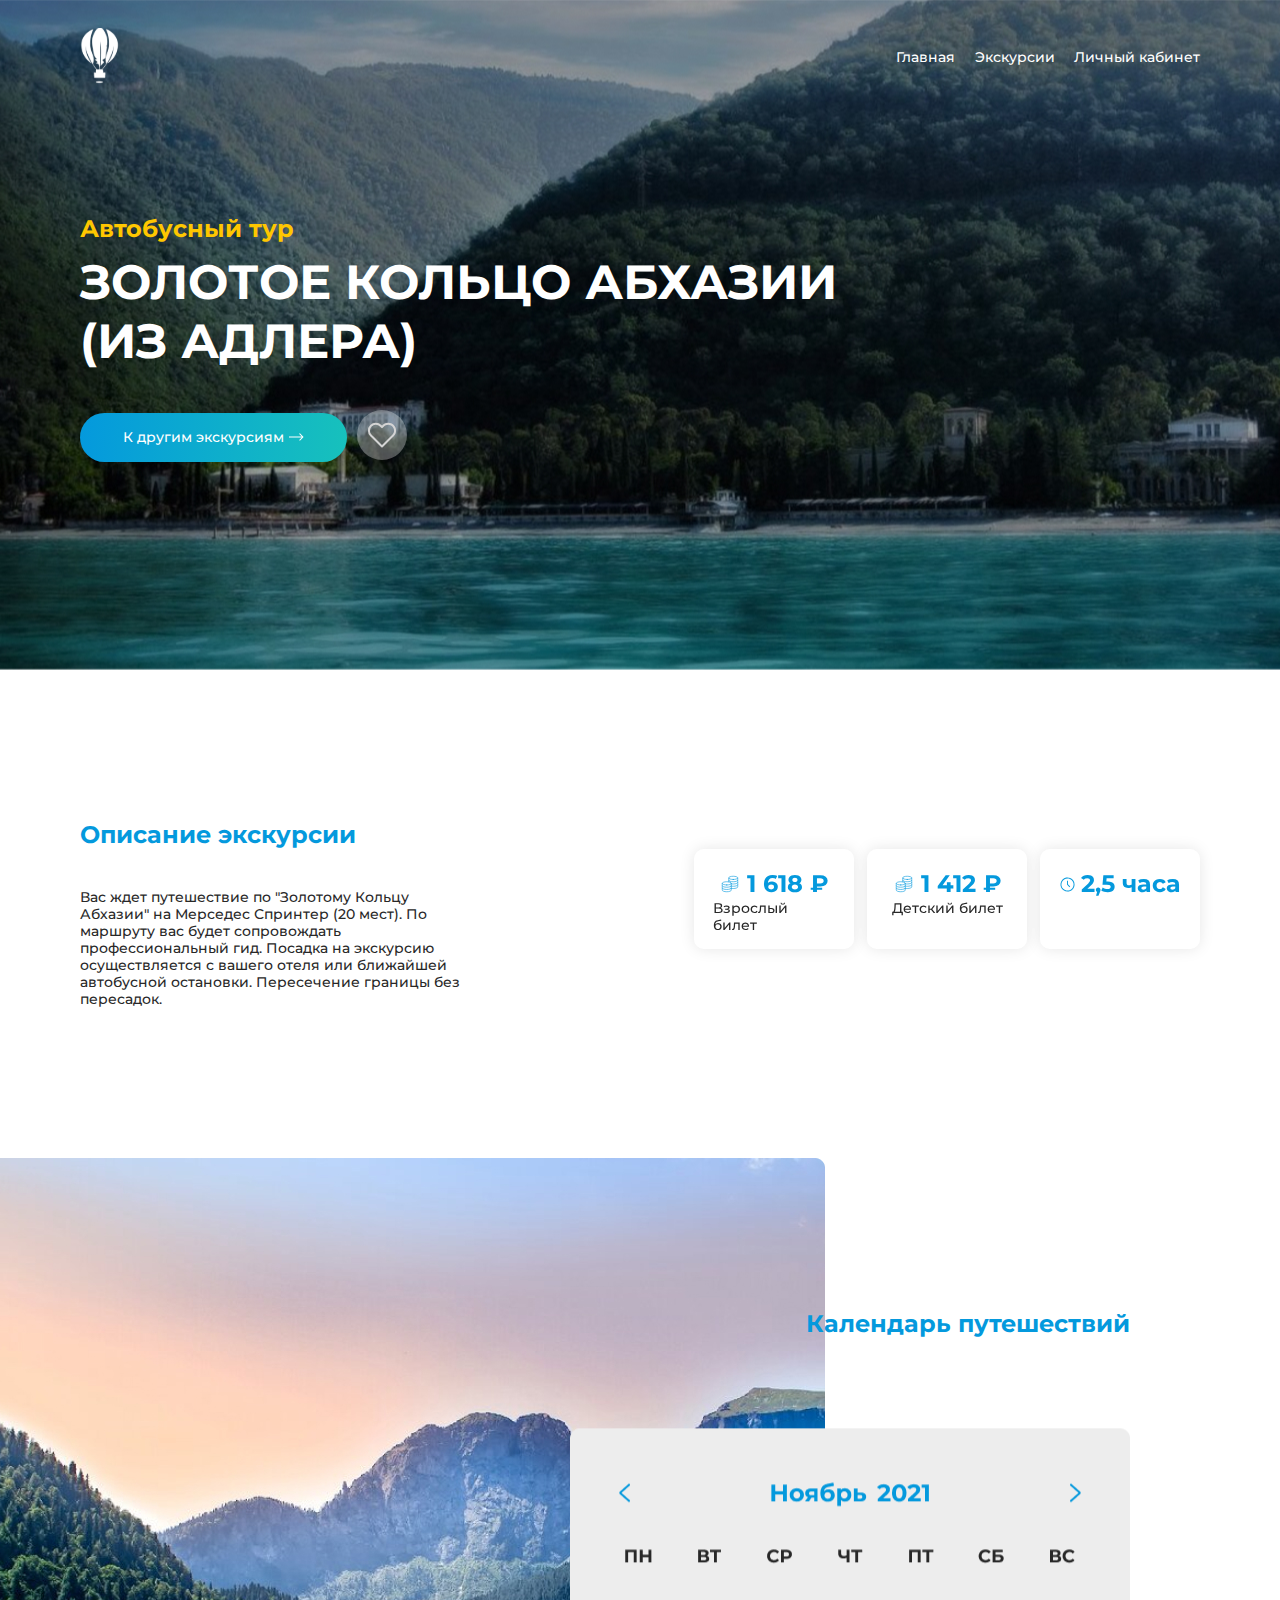
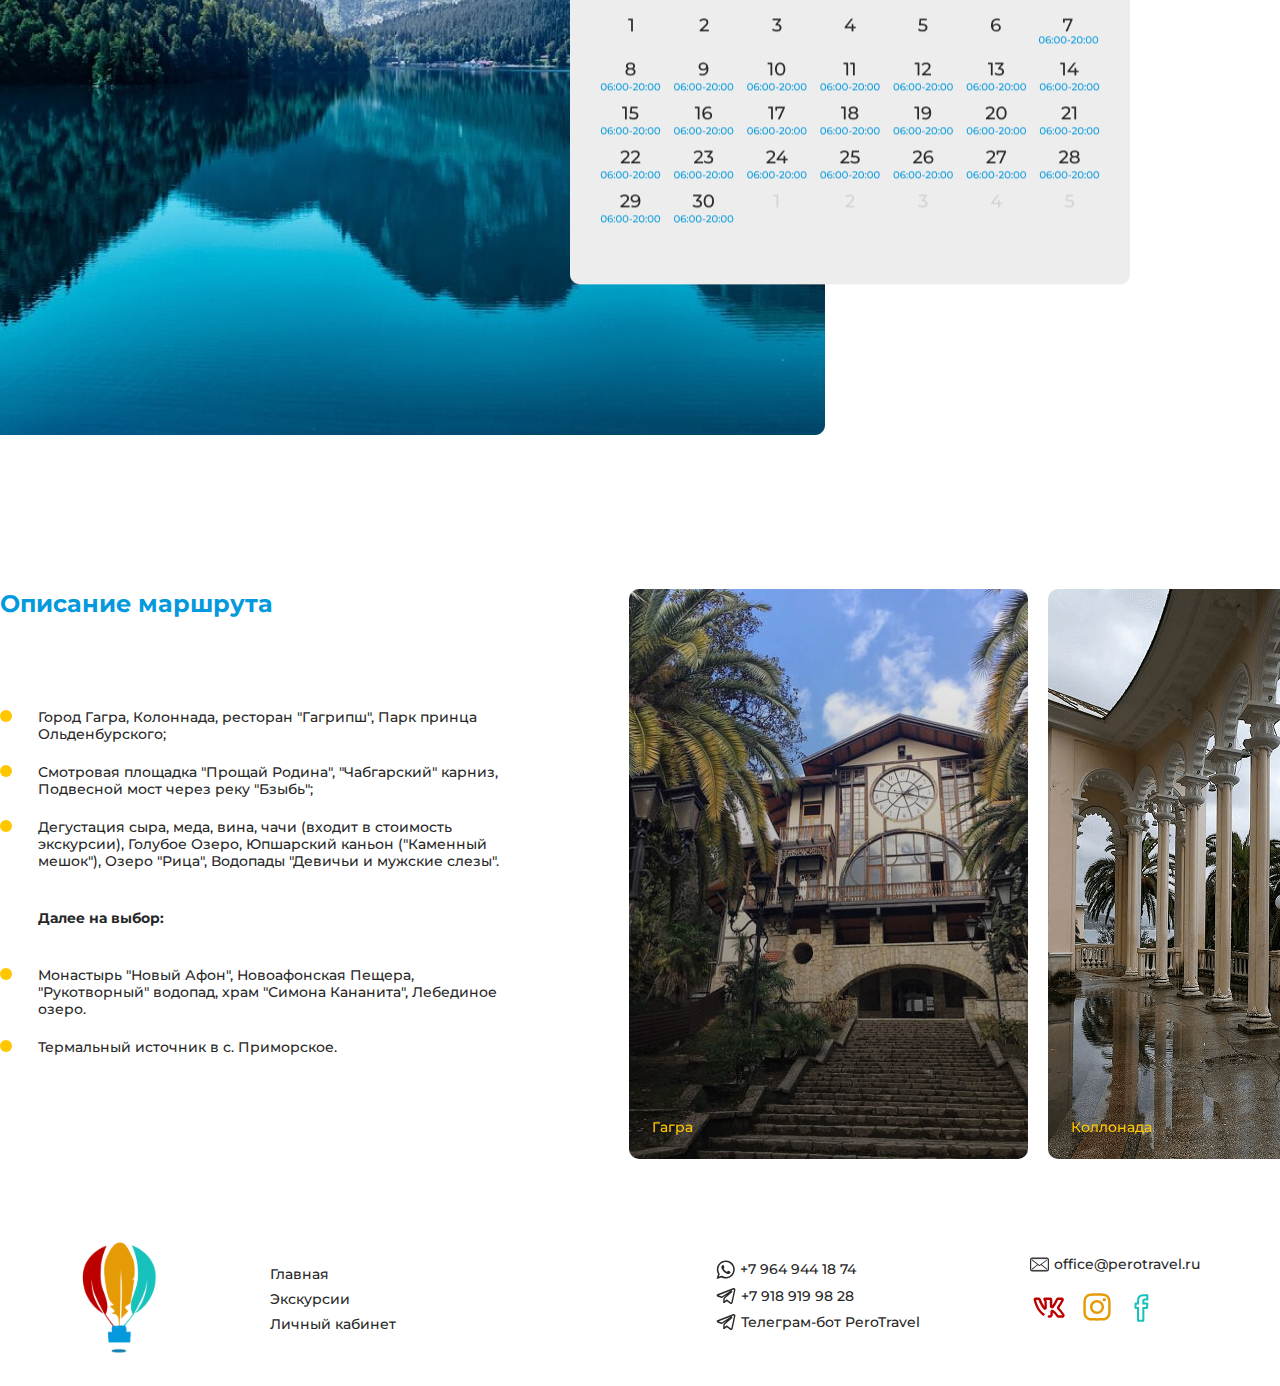
<file: abkhazia.html>
<!DOCTYPE html>
<html lang="ru">

<head>
    <meta charset="UTF-8">
    <meta http-equiv="X-UA-Compatible" content="IE=edge">
    <meta name="viewport" content="width=device-width, initial-scale=1.0">
    <title>PeroTravel</title>

    <link rel="preconnect" href="https://fonts.googleapis.com">
    <link rel="preconnect" href="https://fonts.gstatic.com" crossorigin>
    <link href="https://fonts.googleapis.com/css2?family=Montserrat:wght@500;700;900&display=swap" rel="stylesheet">

    <link rel="stylesheet" href="fonts/19516.otf">
    <link rel="stylesheet" href="styles/swiper-bundle.min.css">
    <link rel="stylesheet" href="styles/normalize.css">
    <link rel="stylesheet" href="styles/hamburgers.css">

    <link rel="stylesheet" href="styles/style.css">
    <link rel="stylesheet" href="styles/responsive.css">

    <link rel="apple-touch-icon" sizes="180x180" href="img/apple-touch-icon.png">
    <link rel="icon" type="image/png" sizes="32x32" href="img/favicon-32x32.png">
    <link rel="icon" type="image/png" sizes="16x16" href="img/favicon-16x16.png">
    <link rel="manifest" href="img/site.webmanifest">
    <link rel="mask-icon" href="img/safari-pinned-tab.svg" color="#5bbad5">
    <meta name="msapplication-TileColor" content="#da532c">
    <meta name="theme-color" content="#ffffff">


</head>

<body>
    <div class="page wrapper-all">
        <div class="page__baner-abkhazia">
            <div class="wrapper">
                <div class="page__baner-box">
                    <header class="page__header header">
                        <div class="header__row">
                            <div class="header__logo">
                                <a href="index.html" class="header__logo-link">
                                    <img src="img/svg/logo.svg" alt="" class="header__logo-pic">
                                </a>
                            </div>
                            <button class="hamburger hamburger--squeeze page-header__menu-toogle" type="button"
                                onclick="this.classList.toggle('is-active');">
                                <span class="hamburger-box">
                                    <span class="hamburger-inner"></span>
                                </span>
                            </button>
                            <nav class="header__menu">
                                <ul class="header__menu-list">
                                    <li class="header__menu-item"> <a href="index.html"
                                            class="header__menu-link">Главная</a>
                                    </li>
                                    <li class="header__menu-item"> <a href="our-excursion.html"
                                            class="header__menu-link">Экскурсии</a>
                                    </li>
                                    <li class="header__menu-item"> <a href="" class="header__menu-link">Личный
                                            кабинет</a>
                                    </li>
                                </ul>
                            </nav>
                        </div>

                    </header>
                    <!-- header end -->
                    <div class="page__abkhazia-text abkhazia__text">
                        <p class="abkhazia__caption">Автобусный тур</p>
                        <h1 class="abkhazia__title">ЗОЛОТОЕ КОЛЬЦО АБХАЗИИ
                            (ИЗ АДЛЕРА)
                        </h1>
                        <div class="abkhazia__footer">
                            <a href="our-excursion.html" class="button abkhazia__button button--arrow-small">К другим
                                экскурсиям<img class="button--link-arrow" src="img/svg/arrow-of-button.svg"
                                    alt="arrow"></a>
                            <div class="abkhazia__like">
                                <svg width="50" height="50" viewBox="0 0 50 50" fill="none"
                                    xmlns="http://www.w3.org/2000/svg">
                                    <g opacity="0.3" filter="url(#filter0_b_55_228)">
                                        <circle cx="25" cy="25" r="25" fill="white" />
                                    </g>
                                    <path
                                        d="M36.0497 15.7625C35.4112 15.1237 34.6532 14.6171 33.8189 14.2713C32.9845 13.9256 32.0903 13.7477 31.1872 13.7477C30.2841 13.7477 29.3898 13.9256 28.5555 14.2713C27.7211 14.6171 26.9631 15.1237 26.3247 15.7625L24.9997 17.0875L23.6747 15.7625C22.385 14.4729 20.636 13.7484 18.8122 13.7484C16.9884 13.7484 15.2393 14.4729 13.9497 15.7625C12.66 17.0521 11.9355 18.8012 11.9355 20.625C11.9355 22.4488 12.66 24.1979 13.9497 25.4875L15.2747 26.8125L24.9997 36.5375L34.7247 26.8125L36.0497 25.4875C36.6884 24.849 37.1951 24.091 37.5408 23.2567C37.8865 22.4224 38.0644 21.5281 38.0644 20.625C38.0644 19.7219 37.8865 18.8276 37.5408 17.9933C37.1951 17.159 36.6884 16.4009 36.0497 15.7625V15.7625Z"
                                        stroke="#D4D4D4" stroke-width="2" stroke-linecap="round"
                                        stroke-linejoin="round" />
                                    <defs>
                                        <filter id="filter0_b_55_228" x="-1000" y="-1000" width="2050" height="2050"
                                            filterUnits="userSpaceOnUse" color-interpolation-filters="sRGB">
                                            <feFlood flood-opacity="0" result="BackgroundImageFix" />
                                            <feGaussianBlur in="BackgroundImage" stdDeviation="500" />
                                            <feComposite in2="SourceAlpha" operator="in"
                                                result="effect1_backgroundBlur_55_228" />
                                            <feBlend mode="normal" in="SourceGraphic"
                                                in2="effect1_backgroundBlur_55_228" result="shape" />
                                        </filter>
                                    </defs>
                                </svg>
                            </div>
                        </div>
                    </div>
                </div>
            </div>
        </div>

        <!-- desc-excur start -->
        <section class="desc-excur">
            <div class="wrapper">
                <div class="desc-excur__row">
                    <div class="desc-excur__text">
                        <h2 class="desc-excur__title">Описание экскурсии</h2>
                        <p class="desc-excur__subtitle">Вас ждет путешествие по "Золотому Кольцу Абхазии" на Мерседес
                            Спринтер (20 мест). По маршруту вас будет сопровождать профессиональный гид. Посадка на
                            экскурсию осуществляется с вашего отеля или ближайшей автобусной остановки. Пересечение
                            границы
                            без пересадок. </p>
                    </div>

                    <div class="desc-excur__cards tours__card-head">
                        <div class="tours__card-item desc-excur__item filter">
                            <div class="tours__card-item-info desc-excur__item-info">
                                <img src="img/svg/money-blue.svg" alt="">
                                1 618 ₽
                            </div>
                            <span>Взрослый билет</span>
                        </div>
                        <div class="tours__card-item desc-excur__item">
                            <div class="tours__card-item-info desc-excur__item-info">
                                <img src="img/svg/money-blue.svg" alt="">
                                1 412 ₽
                            </div>
                            <span>Детский билет</span>
                        </div>
                        <div class="tours__card-item desc-excur__item">
                            <div class="tours__card-item-info desc-excur__item-info">
                                <img src="img/svg/time-blue.svg" alt="">
                                2,5 часа
                            </div>
                        </div>
                    </div>

                </div>
            </div>
        </section>
        <!-- desc-excur end -->

        <!-- calend-journeys start -->
        <section class="calend-journeys">
            <div class="calend-journeys__pic">
                <img src="img/calend-journeys.jpg" alt="">
                <div class="wrapper">
                    <div class="calend-journeys__box">
                        <h2 class="calend-journeys__title">Календарь путешествий</h2>
                        <img src="img/calendar.png" alt="">
                    </div>
                </div>
            </div>
        </section>
        <!-- calend-journeys end -->

        <!-- desc-route start -->
        <section class="desc-route">
            <div class="wrapper-right">
                <div class="desc-route__row">
                    <div class="desc-route__text">
                        <h2 class="desc-route__title">Описание маршрута</h2>
                        <ul class="desc-route__list">
                            <li class="desc-route__item">Город Гагра, Колоннада, ресторан "Гагрипш", Парк принца
                                Ольденбурского;</li>
                            <li class="desc-route__item">Смотровая площадка "Прощай Родина", "Чабгарский" карниз,
                                Подвесной мост через реку "Бзыбь";</li>
                            <li class="desc-route__item">Дегустация сыра, меда, вина, чачи (входит в стоимость
                                экскурсии), Голубое Озеро, Юпшарский каньон ("Каменный мешок"), Озеро "Рица", Водопады
                                "Девичьи и мужские слезы".</li>
                        </ul>
                        <p>Далее на выбор:</p>
                        <ul class="desc-route__list">
                            <li class="desc-route__item">Монастырь "Новый Афон", Новоафонская Пещера, "Рукотворный"
                                водопад, храм "Симона Кананита", Лебединое озеро.</li>
                            <li class="desc-route__item">Термальный источник в с. Приморское. </li>
                        </ul>
                    </div>
                    <div class="desc-route__slider swiper">
                        <div class="desc-route__slider-wrapper swiper-wrapper">

                            <div class="desc-route__slide swiper-slide">
                                <a href="" class="desc-route__slide-link">
                                    <div class="desc-route__slide-pic">
                                        <img src="img/route1.jpg" alt="Гагра">
                                    </div>
                                    <div class="desc-route__slide-text">Гагра</div>
                                </a>
                            </div>
                            <div class="desc-route__slide swiper-slide">
                                <a href="" class="desc-route__slide-link">
                                    <div class="desc-route__slide-pic">
                                        <img src="img/route2.png" alt="Коллонада">
                                    </div>
                                    <div class="desc-route__slide-text">Коллонада</div>
                                </a>
                            </div>
                            <div class="desc-route__slide swiper-slide">
                                <a href="" class="desc-route__slide-link">
                                    <div class="desc-route__slide-pic">
                                        <img src="img/route1.jpg" alt="Гагра">
                                    </div>
                                    <div class="desc-route__slide-text">Гагра</div>
                                </a>
                            </div>
                        </div>

                        <div class="desc-route__slider-nav">
                            <button class="desc-route__slider-arrow desc-route__slider-arrow-prev ">
                                <svg width="25" height="45" viewBox="0 0 25 45" fill="none"
                                    xmlns="http://www.w3.org/2000/svg">
                                    <path
                                        d="M24 0.999998L2.49433 20.2655C1.16332 21.4579 1.16333 23.5421 2.49433 24.7345L24 44"
                                        stroke="#0499DD" stroke-width="2" />
                                </svg>

                            </button>

                            <button class="desc-route__slider-arrow desc-route__slider-arrow-next ">
                                <svg width="25" height="45" viewBox="0 0 25 45" fill="none"
                                    xmlns="http://www.w3.org/2000/svg">
                                    <path
                                        d="M1 0.999998L22.5057 20.2655C23.8367 21.4579 23.8367 23.5421 22.5057 24.7345L0.999998 44"
                                        stroke="#0499DD" stroke-width="2" />
                                </svg>

                            </button>
                        </div>
                        <ul class="desc-route__pager pager">
                            <!-- <li><button class="pager__button is-active" type="button">1</button></li>
                                <li><button class="pager__button" type="button">2</button></li>
                                <li><button class="pager__button" type="button">3</button></li>
                                <li><button class="pager__button" type="button">4</button></li>
                                <li><button class="pager__button" type="button">5</button></li> -->
                        </ul>
                    </div>
                </div>
            </div>
        </section>


        <!-- desc-route end -->

        <!-- footer start  -->
        <footer class="footer">
            <div class="wrapper">
                <div class="footer__row">
                    <div class="footer__menu">
                        <div class="footer__logo">
                            <a href="index.html">
                                <img src="img/svg/logo_footer.svg" alt="logo">
                            </a>
                        </div>
                        <ul class="footer__menu-list">
                            <li class="footer__menu-item"><a href="index.html" class="footer__link">Главная</a></li>
                            <li class="footer__menu-item"><a href="our-excursion.html"
                                    class="footer__link">Экскурсии</a></li>
                            <li class="footer__menu-item"><a href="" class="footer__link">Личный кабинет</a></li>
                        </ul>
                    </div>
                    <div class="footer__contacts">
                        <div class="footer__contacts-column footer__contacts-column--mobile">

                            <p class="footer__contact">
                                <img src="img/svg/mobile.svg" alt="">
                                <a href="tel:+7 964 944 18 74" class="footer__link">+7 964 944 18
                                    74</a>
                            </p>
                            <p class="footer__contact">
                                <img src="img/svg/telegram.svg" alt="">
                                <a href="tel:+7 918 919 98 28" class="footer__link">+7 918 919 98
                                    28</a>
                            </p>
                            <p class="footer__contact">
                                <img src="img/svg/telegram.svg" alt="">
                                <a href="" class="footer__link">Телеграм-бот
                                    PeroTravel</a>
                            </p>

                            <p class="footer__contact footer__contact--hiden">
                                <img src="img/svg/mail.svg" alt="">
                                <a href="mailto:office@perotravel.ru" class="footer__link">office@perotravel.ru</a>
                            </p>

                        </div>

                        <div class="footer__contacts-column">
                            <p class="footer__contact footer__contact--visible">
                                <img src="img/svg/mail.svg" alt="">
                                <a href="mailto:office@perotravel.ru" class="footer__link">office@perotravel.ru</a>
                            </p>
                            <!-- ссылки на социальные сети -->
                            <div class="footer__social">
                                <ul class="footer__social-list">
                                    <li class="footer__social-item"><a href="#" target="_blank">
                                            <svg width="38" height="38" viewBox="0 0 38 38" fill="none"
                                                xmlns="http://www.w3.org/2000/svg">
                                                <path
                                                    d="M34.3068 26.125C32.9014 23.9127 31.2567 21.8618 29.4024 20.0094C29.3687 19.9673 29.3503 19.9149 29.3503 19.861C29.3503 19.807 29.3687 19.7547 29.4024 19.7125C30.9981 17.5346 32.4082 15.2268 33.618 12.8132C33.7931 12.4678 33.8762 12.0832 33.8596 11.6964C33.843 11.3095 33.7271 10.9335 33.523 10.6044C33.337 10.2699 33.0649 9.99124 32.7351 9.79709C32.4052 9.60294 32.0295 9.50039 31.6468 9.50003H28.0843C27.6322 9.50881 27.192 9.64644 26.8155 9.89677C26.439 10.1471 26.1417 10.4997 25.9587 10.9132C24.9239 13.2017 23.6838 15.3917 22.2537 17.4563V11.6375C22.2552 11.3564 22.201 11.0777 22.0942 10.8177C21.9873 10.5576 21.8299 10.3214 21.6311 10.1226C21.4323 9.92378 21.1961 9.76639 20.936 9.65953C20.676 9.55267 20.3973 9.49846 20.1162 9.50003H14.9149C14.6121 9.50474 14.3164 9.59206 14.0596 9.75257C13.8028 9.91308 13.5947 10.1407 13.4578 10.4108C13.3209 10.6809 13.2604 10.9833 13.2828 11.2853C13.3052 11.5873 13.4097 11.8774 13.5849 12.1244L14.0599 12.7894C14.3147 13.1553 14.4514 13.5904 14.4518 14.0363V18.5963C12.8842 16.2773 11.6379 13.7567 10.7468 11.1032C10.5861 10.6356 10.2835 10.2298 9.88116 9.94242C9.47883 9.65504 8.99685 9.50039 8.50242 9.50003H5.59305C5.28392 9.50373 4.97961 9.57714 4.70281 9.71481C4.426 9.85247 4.18383 10.0508 3.99435 10.2951C3.80487 10.5394 3.67296 10.8233 3.60845 11.1256C3.54395 11.4279 3.54851 11.7409 3.6218 12.0413C5.22492 18.8457 8.58555 24.4863 12.8487 27.4788C13.1042 27.6603 13.4211 27.7334 13.7302 27.6823C14.0394 27.6311 14.3159 27.4598 14.4993 27.2057C14.591 27.0787 14.6567 26.9349 14.6927 26.7825C14.7286 26.6301 14.734 26.4721 14.7086 26.3176C14.6832 26.1631 14.6275 26.0151 14.5447 25.8822C14.4619 25.7493 14.3537 25.6341 14.2262 25.5432C10.4974 22.9307 7.52867 17.955 6.02055 11.875H8.5143C9.60707 15.1952 11.2532 18.3067 13.383 21.0782C13.6292 21.3927 13.9682 21.6216 14.352 21.7325C14.7357 21.8434 15.1446 21.8305 15.5205 21.6957C15.9063 21.5612 16.24 21.3088 16.4744 20.9742C16.7089 20.6396 16.8321 20.2398 16.8268 19.8313V14.0363C16.8293 13.2814 16.6415 12.5381 16.2805 11.875H19.843V18.3232C19.8388 18.7845 19.9865 19.2345 20.2633 19.6036C20.5402 19.9728 20.9308 20.2405 21.3749 20.3657C21.8058 20.5091 22.272 20.5065 22.7013 20.3584C23.1306 20.2103 23.4991 19.9249 23.7499 19.5463C25.4366 17.1399 26.8768 14.5699 28.0487 11.875H31.3737C30.2418 14.1005 28.9354 16.2328 27.4668 18.2519C27.0965 18.7473 26.9167 19.3594 26.9603 19.9764C27.0039 20.5934 27.268 21.1741 27.7043 21.6125C29.4363 23.3579 30.9952 25.2668 32.3593 27.3125H28.3812C27.1539 25.2811 25.5059 23.5359 23.548 22.1944C23.2543 21.9792 22.9061 21.8506 22.5429 21.8233C22.1798 21.796 21.8163 21.8711 21.4937 22.04C21.1619 22.2098 20.884 22.4686 20.6911 22.7874C20.4981 23.1062 20.3977 23.4724 20.4012 23.845V26.6713C20.4077 26.8363 20.3491 26.9972 20.238 27.1194C20.1269 27.2416 19.9723 27.3152 19.8074 27.3244H18.7862C18.4712 27.3244 18.1692 27.4495 17.9465 27.6722C17.7238 27.8949 17.5987 28.197 17.5987 28.5119C17.5987 28.8269 17.7238 29.1289 17.9465 29.3516C18.1692 29.5743 18.4712 29.6994 18.7862 29.6994H19.8074C20.2014 29.6963 20.5909 29.6154 20.9536 29.4614C21.3162 29.3074 21.6449 29.0833 21.9207 28.802C22.1966 28.5206 22.4141 28.1876 22.5609 27.8219C22.7077 27.4563 22.7809 27.0653 22.7762 26.6713V24.5694C24.2046 25.6439 25.414 26.9822 26.3387 28.5119C26.5428 28.8657 26.8348 29.1609 27.1863 29.3689C27.5379 29.5769 27.9371 29.6908 28.3455 29.6994H32.3593C32.7697 29.7004 33.1728 29.5906 33.526 29.3816C33.8793 29.1726 34.1695 28.8722 34.3662 28.5119C34.5679 28.1442 34.6687 27.7297 34.6582 27.3105C34.6478 26.8912 34.5265 26.4822 34.3068 26.125Z"
                                                    fill="#BC0000" />
                                            </svg>

                                        </a></li>
                                    <li class="footer__social-item"><a href="#" target="_blank">
                                            <svg width="28" height="28" viewBox="0 0 28 28" fill="none"
                                                xmlns="http://www.w3.org/2000/svg">
                                                <path
                                                    d="M13.9971 0.34668C10.289 0.34668 9.82407 0.362397 8.3678 0.428842C6.91457 0.495179 5.92206 0.725949 5.05356 1.06349C4.15574 1.41241 3.39433 1.87926 2.6353 2.63828C1.87627 3.39731 1.40942 4.15872 1.0605 5.05654C0.722965 5.92499 0.492195 6.9175 0.425858 8.37073C0.359413 9.827 0.34375 10.292 0.34375 14C0.34375 17.708 0.359413 18.1729 0.425858 19.6292C0.492195 21.0824 0.722965 22.0749 1.0605 22.9434C1.40942 23.8412 1.87627 24.6026 2.6353 25.3617C3.39433 26.1207 4.15574 26.5876 5.05356 26.9365C5.92206 27.274 6.91457 27.5048 8.3678 27.5711C9.82407 27.6375 10.289 27.6533 13.9971 27.6533C17.705 27.6533 18.17 27.6375 19.6263 27.5711C21.0795 27.5048 22.072 27.274 22.9405 26.9365C23.8383 26.5876 24.5997 26.1207 25.3588 25.3617C26.1178 24.6026 26.5847 23.8412 26.9336 22.9434C27.2711 22.0749 27.5019 21.0824 27.5682 19.6292C27.6346 18.1729 27.6503 17.708 27.6503 14C27.6503 10.292 27.6346 9.827 27.5682 8.37073C27.5019 6.9175 27.2711 5.92499 26.9336 5.05654C26.5847 4.15872 26.1178 3.39731 25.3588 2.63828C24.5997 1.87926 23.8383 1.41241 22.9405 1.06349C22.072 0.725949 21.0795 0.495179 19.6263 0.428842C18.17 0.362397 17.705 0.34668 13.9971 0.34668ZM13.9971 2.80678C17.6426 2.80678 18.0745 2.82066 19.5141 2.88634C20.8453 2.9471 21.5683 3.16952 22.0494 3.35645C22.6867 3.60412 23.1415 3.90004 23.6192 4.37778C24.097 4.85553 24.3929 5.3104 24.6406 5.94765C24.8275 6.42875 25.05 7.15169 25.1107 8.48287C25.1763 9.92255 25.1903 10.3544 25.1903 14C25.1903 17.6455 25.1763 18.0774 25.1107 19.5171C25.05 20.8482 24.8275 21.5712 24.6406 22.0523C24.3929 22.6896 24.097 23.1444 23.6192 23.6222C23.1415 24.0999 22.6867 24.3958 22.0494 24.6435C21.5683 24.8305 20.8453 25.0529 19.5141 25.1136C18.0747 25.1793 17.6429 25.1932 13.9971 25.1932C10.3512 25.1932 9.91946 25.1793 8.47994 25.1136C7.14876 25.0529 6.42582 24.8305 5.94472 24.6435C5.30742 24.3958 4.8526 24.0999 4.3748 23.6222C3.89706 23.1444 3.60114 22.6896 3.35352 22.0523C3.16654 21.5712 2.94411 20.8482 2.88336 19.5171C2.81767 18.0774 2.8038 17.6455 2.8038 14C2.8038 10.3544 2.81767 9.92255 2.88336 8.48287C2.94411 7.15169 3.16654 6.42875 3.35352 5.94765C3.60114 5.3104 3.89706 4.85553 4.3748 4.37778C4.8526 3.90004 5.30742 3.60412 5.94472 3.35645C6.42582 3.16952 7.14876 2.9471 8.47994 2.88634C9.91962 2.82066 10.3515 2.80678 13.9971 2.80678Z"
                                                    fill="#E59B06" />
                                                <path
                                                    d="M13.9955 18.551C11.482 18.551 9.44442 16.5134 9.44442 13.9999C9.44442 11.4864 11.482 9.44882 13.9955 9.44882C16.509 9.44882 18.5466 11.4864 18.5466 13.9999C18.5466 16.5134 16.509 18.551 13.9955 18.551ZM13.9955 6.98877C10.1233 6.98877 6.98438 10.1277 6.98438 13.9999C6.98438 17.8721 10.1233 21.0111 13.9955 21.0111C17.8677 21.0111 21.0067 17.8721 21.0067 13.9999C21.0067 10.1277 17.8677 6.98877 13.9955 6.98877Z"
                                                    fill="#E59B06" />
                                                <path
                                                    d="M22.9252 6.71161C22.9252 7.61648 22.1917 8.34998 21.2868 8.34998C20.382 8.34998 19.6484 7.61648 19.6484 6.71161C19.6484 5.80674 20.382 5.07324 21.2868 5.07324C22.1917 5.07324 22.9252 5.80674 22.9252 6.71161Z"
                                                    fill="#E59B06" />
                                            </svg>
                                        </a></li>
                                    <li class="footer__social-item"><a href="#" target="_blank"> <svg width="30"
                                                height="30" viewBox="0 0 30 30" fill="none"
                                                xmlns="http://www.w3.org/2000/svg">
                                                <path
                                                    d="M21.3715 11.7237C21.3836 11.6058 21.2911 11.5033 21.1725 11.5033H17.3486V8.85009C17.3486 7.85367 18.009 7.62137 18.4742 7.62137C18.8565 7.62137 20.5467 7.62137 21.1301 7.62137C21.2406 7.62137 21.329 7.53182 21.329 7.42137V3.44015C21.329 3.33 21.2399 3.24058 21.1298 3.24015L17.3973 3.22559C13.0327 3.22559 12.0395 6.49266 12.0395 8.58339V11.5033H9.71538C9.60492 11.5033 9.51538 11.5929 9.51538 11.7033V15.8171C9.51538 15.9276 9.60492 16.0171 9.71538 16.0171H12.0395C12.0395 21.2361 12.0395 27.4186 12.0395 28.5921C12.0395 28.7026 12.129 28.7896 12.2395 28.7896H17.1486C17.2591 28.7896 17.3486 28.7024 17.3486 28.592C17.3486 27.4122 17.3486 21.1766 17.3486 16.0171H20.7505C20.8531 16.0171 20.939 15.9395 20.9495 15.8375L21.3715 11.7237Z"
                                                    stroke="#17C1BC" stroke-width="2" />
                                            </svg>
                                            </svg>
                                        </a></li>
                                </ul>
                            </div>
                        </div>

                    </div>

                </div>
            </div>
        </footer>
        <!-- footer end  -->

    </div>

    <script src="js/swiper-bundle.min.js"></script>
    <script src="js/index.js"></script>
</body>

</html>
</file>
<file: styles/style.css>
@font-face {
    font-family: Kindly;
    src: url(../fonts/19516.otf);
}

html {
    box-sizing: border-box;
}

*,
*::before,
*::after {
    box-sizing: inherit;
}

body {
    font-family: 'Montserrat', sans-serif;
    font-style: normal;
    font-size: 14px;
    line-height: 17px;
    font-weight: 500;
    color: #282828;
}

img {
    max-width: 100%;
    height: auto;
    object-fit: cover;
}

.wrapper {
    max-width: 1120px;
    margin: 0 auto;
}

.wrapper-right {
    max-width: 1280px;
}

.wrapper-all {
    max-width: 1440px;
    margin: 0 auto;
}

h2 {
    margin-bottom: 90px;
    margin-top: 0;
    font-size: 24px;
    line-height: 29.26px;
    font-weight: 700;
    color: #0499DD;
}

.title-with-more {
    margin: 0;
}

.heading-with-more {
    margin-bottom: 90px;
    display: flex;
    justify-content: space-between;
    align-items: center;
}

.link-more:hover,
.link-more:focus,
.link-more:active {
    opacity: .7;
}

section {
    margin-top: 150px;
}

/* button */
.button {
    display: inline-flex;
    align-items: center;
    justify-content: center;
    gap: 5px;
    background: linear-gradient(92.71deg, #0499DD 0%, #17C1BC 100%);
    appearance: none;
    border: none;
    text-decoration: none;
    cursor: pointer;
    color: white;
}

.button--smaller {
    padding: 12px 43px;
    border-radius: 40px;
}

.button--bigger {
    padding: 16px 53px;
    border-radius: 60px;
}

.button--arrow-small {
    transition: all .3s;
}

.button--arrow-small:hover,
.button--arrow-small:active,
.button--arrow-small:focus {
    padding-right: 28px;
    gap: 20px;
}

.button--arrow-big {
    transition: all .3s;
}

.button--arrow-big:hover,
.button--arrow-big:active,
.button--arrow-big:focus {
    padding-right: 38px;
    gap: 20px;
}
/* button styles end */

/* навигация для слайдера */
.nav-pager {
    margin-top: 40px;
    display: flex;
    align-items: center;
    gap: 51px;
}

.pager {
    margin: 0;
    padding: 0;
    display: flex;
    justify-content: center;
    list-style-type: none;
}

.swiper-pagination-bullet.swiper-pagination-bullet-active {
    background: #0499DD;
}

.swiper-pagination-bullet {
    display: block;
    width: 170px;
    height: 2px;
    appearance: none;
    border: none;
    background: grey;
    text-indent: -9999px;
    padding: 0;
    transition: all 0.25s ease;
}

.swiper-pagination-horizontal.swiper-pagination-bullets .swiper-pagination-bullet {
    margin: 0;
}


/* page styles start */
.page__baner {
    position: relative;
    margin: 0 auto;
    height: 780px;
    color: white;
    background: url(../img/main-baner-travel.png) no-repeat center;
}

.page__baner-box {
    position: relative;
}

.header__row {
    padding-top: 27px;
    display: flex;
    align-items: center;
    justify-content: space-between;
}

.header__menu-list {
    padding: 0;
    display: flex;
    justify-content: space-between;
    width: 304px;
}

.header__logo-link:hover {
    opacity: .7;
}

.header__logo-link:active {
    opacity: .5;
}

.header__menu-item {
    list-style: none;
}

.header__menu-link {
    color: white;
    text-decoration: none;
}

.header__menu-link:hover,
.header__menu-link:active,
.header__menu-link:focus {
    color: #FFC700;
}


/* hamburger */
.hamburger-inner,
.hamburger-inner::before,
.hamburger-inner::after {
    height: 5px;
    background-color: white;
    border-radius: 10px;
}

.hamburger.is-active .hamburger-inner,
.hamburger.is-active .hamburger-inner::before,
.hamburger.is-active .hamburger-inner::after {
    background-color: white;
}

.page-header__menu-toogle {
    display: none;
    padding: 0;
}
/* header styles end */

/* slogan styles start */
.page__baner-slogan {
    margin-top: 150px;
}

.page__baner-title {
    position: relative;
    margin: 0;
    margin-bottom: 60px;
    max-width: 747px;
    height: 194px;
}

.page__baner-title-thick {
    font-size: 72px;
    line-height: 87.77px;
    font-weight: 700;
}

.page__baner-title-italic {
    position: absolute;
    right: 55px;
    top: 50px;
    font-family: Kindly, 'Marck Script', cursive;
    font-size: 64px;
    line-height: 64px;
    font-weight: 400;
    color: #FFC700;
}

.page__baner-title-contour {
    position: absolute;
    left: 0;
    bottom: 5px;
    font-family: sans-serif;
    font-size: 96px;
    line-height: 117.02px;
    font-weight: 900;
    color: transparent;
    -webkit-text-stroke: 2px white;
}
/* slogan styles end */


.baner__social-list {
    position: absolute;
    right: 0;
    top: 341px;
    display: flex;
    flex-direction: column;
    align-items: center;
    gap: 15px;
}

.baner__social-item {
    list-style: none;
}

.baner__social-item:hover {
    opacity: .7;
}

.baner__slider {
    position: absolute;
    right: 0;
    bottom: 0;
    transform: translate(0, 50%);
    max-width: 615px;
    height: 227px;
}

.baner__slide-video {
    position: relative;
    height: 100%;
}

.video-item {
    padding-top: 63.06%;
}

.video__element {
    position: absolute;
    top: 0;
    left: 0;
    width: 100%;
    height: 100%;
    border-radius: 10px;
    border: 0;
}

.baner__slide-pic {
    height: 100%;
}

.baner__slide-pic {
    border-radius: 10px;
}


/* pop-excursion styles  start */
.pop-excursion {
    margin-top: 263px;
    color: white;
    margin-left: 160px;
    margin-bottom: 150px;
}

.pop-excursion__heading {
    margin-right: 160px;
}

.link-more {
    font-size: 12px;
    line-height: 14.63px;
    font-weight: 500;
    color: #282828;
}

.pop-excursion__slider {
    height: 497px;
}

.pop-excursion__slide {
    position: relative;
}

.pop-excursion__slide img {
    border-radius: 10px;
    height: 100%;
}

.pop-excursion__slide-text {
    position: absolute;
    left: 0;
    bottom: 42px;
    padding: 0 15px;
}

.pop-excursion__slide-subtitle {
    font-size: 12px;
    line-height: 14.63px;
}

.pop-excursion__slide-title {
    margin: 2px 0 10px;
    font-weight: 700;
    color: #FFC700;
}

.pop-excursion__slide-info {
    display: flex;
    gap: 13px;
    width: 140px;
    font-size: 12px;
    line-height: 14.63px;
}

.pop-excursion__slide-time {
    padding-left: 15.7px;
    background: url(../img/svg/clock.svg) no-repeat left center;
}

.pop-excursion__slide-price {
    padding-left: 18px;
    background: url(../img/svg/money.svg) no-repeat left center;
}

.pop-excursion__slide-desc {
    margin: 20px 0;
    width: 328px;
    font-size: 12px;
    line-height: 14.63px;
}

.pop-excursion__slider-nav {
    display: flex;
    gap: 38px;
}

.pop-excursion__slider-arrow {
    appearance: none;
    border: none;
    background: none;
    padding: 0;
}

.swiper-button-disabled {
    opacity: .4;
}
/* pop-excursion styles end */


/* about  styles start */
.about {
    position: relative;
    margin: 0;
}

.about__pic {
  border-radius: 0px 10px 10px 0px;
    background: url(../img/about.jpg) no-repeat;
    height: 750px;
}

.about__text {
    position: absolute;
    top: 50%;
    right: 0;
    transform: translate(-15%, -50%);
    background-color: #EDEDED;
    border-radius: 10px;
    padding: 60px 75px 105px 85px;
    width: 542px;
}

.about__title {
    margin-bottom: 40px;
}
/* about  styles end */

/* types styles start */
.types__cards {
    display: grid;
    grid-template-columns: repeat(2, 1fr);
    gap: 40px 20px;
    margin-bottom: 60px;
}

.types__card {
    display: grid;
    grid-template-columns: 75px 455px;
    gap: 20px;
}

.types__card-title {
    margin: 0;
    margin-bottom: 10px;
    font-size: 18px;
    line-height: 21.94px;
    font-weight: 700;
    color: #0499DD;
}

.types__card-desc {
    margin: 0;
}

.types__postscript {
    display: flex;
    flex-direction: column;
    align-items: center;
}

.types__postscript-desc {
    margin-bottom: 20px;
    max-width: 550px;
    text-align: center;
}

.types__button {
    width: 230px;
}
/* types syles end */

/* gallery styles start */
.gallery__photos {
    display: grid;
    grid-template-columns: 216px 266px 362px 266px 216px;
    grid-template-rows: repeat(4, 123px);
    gap: 20px;
    padding: 0 15px;
    grid-template-areas:
        "a a b c d"
        "a a b c d"
        "e f b i i"
        "e g b i i";
}

.gallery__photo {
    overflow: hidden;
}

.gallery__photo:hover img{
    transform: scale(1.2);
}

.gallery__photo img {
    border-radius: 10px;
    transition: 0.15s;
}

.gallery__photo:first-child {
    grid-area: a;
}

.gallery__photo:nth-child(2) {
    grid-area: b;
}

.gallery__photo:nth-child(3) {
    grid-area: c;
}

.gallery__photo:nth-child(4) {
    grid-area: d;
}

.gallery__photo:nth-child(5) {
    grid-area: e;
}

.gallery__photo:nth-child(6) {
    grid-area: f;
}

.gallery__photo:nth-child(7) {
    grid-area: g;
}

.gallery__photo:nth-child(8) {
    grid-area: i;
}
/* gallery styles end */

/* reviews styles start */
.reviews {
    margin-left: 160px;
}

.reviews__heading {
    padding-right: 160px;
}

.reviews__slide {
    position: relative;
    display: flex;
    padding: 38px 27px 38px 45px;
    background-color: #EDEDED;
    border-radius: 10px;
    width: 740px;
}

.reviews__slide-text {
    margin-left: 28px;
    z-index: 3;
}

.reviews__slide-title {
    font-weight: 700;
    margin-bottom: 20px;
}

.reviews__slide-desc {
    max-width: 395px;
}

.reviews__slide-marks {
    position: absolute;
    bottom: 0;
    right: 20px;
}

.reviews__slider-nav {
    display: flex;
    gap: 38px;
}

.reviews__slider-arrow {
    padding: 0;
    border: none;
    background: none;
    appearance: none;
}
/* reviews styles end */

/* question styles start */
.question {
    height: 640px;
    background: url(../img/question.png) no-repeat center;
    color: white;
}

.question__box {
    display: flex;
    justify-content: end;
}

.question__overlay {
    padding: 132px 95px 143px 105px;
    width: 560px;
    height: 640px;
    background: rgba(0, 0, 0, 0.3);
    backdrop-filter: blur(20px);
}

.question__title {
    margin-bottom: 6px;
    color: white;
}

.question__desc {
    margin: 0;
    color: #FFC700;
}

.question__field {
    margin-top: 60px;
}

.input-field {
    width: 360px;
    background: transparent;
    border: 0;
    border-bottom: 1px solid white;
    color: white;
    appearance: none;
    outline: none;
}

.input-field::placeholder {
    font-size: 12px;
    color: white;
}

.question__submit {
    margin-top: 83px;
}
/* question styles end */

/* footer  styles start */
.footer__row {
    display: flex;
    align-items: center;
    justify-content: space-between;
    height: 173px;
    width: 100%;
}

.footer__menu {
    display: flex;
    align-items: center;
    justify-content: space-between;
    gap: 110px;
}

.footer__menu-list {
    padding: 0;
    list-style: none;
}

.footer__menu-item {
    margin-bottom: 8px;
}

.footer__menu-item:last-child {
    margin: 0;
}

.footer__logo:hover {
    opacity: 0.7;
}

.footer__logo:active {
    opacity: .5;
}

.footer__link {
    color: #282828;
    text-decoration: none;
}

.footer__link:hover,
.footer__link:focus,
.footer__link:active {
    opacity: .7;
}

.footer__social-item:hover,
.footer__social-item:active,
.footer__social-item:focus {
    opacity: .7;
}

.footer__social-list {
    padding: 0;
    display: flex;
    gap: 15px;
    align-items: center;
    list-style: none;
}

.footer__contacts {
    display: flex;
    align-items: center;
    justify-content: space-between;
    gap: 110px;
}

.footer__contact {
    margin: 0;
    margin-bottom: 8px;
    display: flex;
    align-items: center;
    gap: 5px;
}

.footer__contact--hiden {
    display: none;
}

.footer__contact:last-child {
    margin: 0;
}



/* page__excursion */
.page__excursion-baner {
    margin: 0 auto;
    height: 289px;
    color: white;
    background: url(../img/our-excursion.jpg) no-repeat center;
}

.page__excursion-title {
    margin: 0;
    margin-top: 57px;
    font-size: 72px;
    line-height: 87.77px;
    font-weight: 700;
}

/* search styles start */
.search {
    margin-top: 80px;
}

/* radio */
.search__radio {
    display: flex;
    width: 475px;
    justify-content: center;
    gap: 20px;
    margin: 0 auto;
}

.radio input[type="radio"] {
    position: absolute;
    width: 1px;
    height: 1px;
    padding: 0;
    margin: -1px;
    overflow: hidden;
    white-space: nowrap;
    border: 0;
}

.radio-text {
    position: relative;
    padding-bottom: 15px;
    display: block;
}

.radio-text::before {
    content: '';
    position: absolute;
    left: -10px;
    bottom: 0;
    width: 163px;
    height: 2px;
    background-color: #D4D4D4;
}

.radio input[type="radio"]:checked+.radio-text::before {
    background-color: #0499DD;
}

.radio input[type="radio"]:checked+.radio-text {
    color: #0499DD;
}

.radio-text--canyoning::before {
    content: '';
    width: 120px;
}
/* radio end */

.search__selection {
    margin-top: 60px;
    display: grid;
    grid-template-columns: repeat(4, 235px);
    gap: 20px;
    justify-content: center;
}

.search__btn {
    padding: 0 26px;
    height: 50px;
    width: 235px;
    border: none;
    border-radius: 10px;
    appearance: none;
    outline: none;
    box-shadow: 0px 0px 15px rgba(0, 0, 0, 0.1);
}

.search__place {
    background: url(../img/svg/map.svg) no-repeat right 30px center;
}

.people__place {
    background: url(../img/svg/people.svg) no-repeat right 30px center;
}

.search__submit {
    padding: 16px 82px;
    border-radius: 10px;
}

.search__calendar {
    background: url(../img/svg/calendar.svg) no-repeat center right 30px;
}
/* search styles end */

/* tours styles start */
.main-box {
    display: grid;
    grid-template-columns: 295px auto;
    gap: 40px;
    margin-top: 100px;
}

.filter {
    margin: 0 auto;
    margin-bottom: 30px;
    padding: 25px 35px;
    box-shadow: 0px 0px 40px rgba(0, 0, 0, 0.05);
}

.filter-title {
    margin: 0;
    margin-bottom: 31px;
    font-weight: 700;
    color: #0499DD;
}

.filter__details {
    margin-bottom: 80px;
}

.filter__summary {
    position: relative;
    font-weight: 700;
    transition: 0.3s all;
    list-style-type: none;
    cursor: pointer;
}

.filter__summary::after {
    content: url(../img/svg/plus.svg);
    position: absolute;
    top: 0;
    right: 0;
}

.filter__content {
    padding-top: 27px;
}

.filter__details[open] .filter__summary::after {
    content: url(../img/svg/line.svg);
}

/* Стоимость */
#slider-range {
    height: 3px;
    background-color: #D4D4D4;
}

.ui-slider-range {
    background-color: #0499DD;
}

.ui-state-default,
.ui-widget-content .ui-state-default {
    visibility: visible;
    background: url(../img/svg/circle.svg) no-repeat top;
    border: none;
}

.filter__price {
    margin: 0;
    margin-bottom: 28px;
}

/* Количество человек */
.filter__radio-people {
    display: grid;
    grid-template-columns: repeat(3, 73px);
    grid-template-rows: repeat(4, 30px);
    gap: 7px 3px;
    text-align: center;

}

.radio-people:last-child {
    grid-column: span 2;
}

.radio-people input[type="radio"] {
    position: absolute;
    padding: 0;
    width: 1px;
    height: 1px;
    margin: -1px;
    overflow: hidden;
    white-space: nowrap;
    border: 0;
}

.radio-people-text {
    position: relative;
    display: block;
    height: 30px;
}

.radio-people-text::after {
    content: '';
    position: absolute;
    left: 0;
    bottom: 5px;
    width: 100%;
    height: 100%;
    border-radius: 40px;
}

.radio-people input[type="radio"]:checked+.radio-people-text::after {
    color: #D4D4D4;
    border: 2px solid #0499DD;
    z-index: 1;
}

/* Место */
.filter__place {
    display: flex;
    flex-direction: column;
    gap: 5px;
}

.filter__place-radio-text {
    font-size: 12px;
    line-height: 14.63px;
}

.filter__button {
    padding: 16px 82px;
    margin-bottom: 12px;
    border-radius: 40px;
}

.filter__button-reset {
    padding-left: 24px;
    margin-left: 30px;
    color: #282828;
    border: none;
    background: url(../img/svg/close-reset.svg) no-repeat center left;
    appearance: none;
}
/* filter styles end */


/* tours styles start */
.tours {
    margin: 0;
}

.tours__title {
    margin-bottom: 40px;
}

.tours__cards {
    display: grid;
    grid-template-rows: repeat(4, 303px);
    gap: 20px;
}

.tours__card {
    display: grid;
    grid-template-columns: auto auto;
    box-shadow: 0px 0px 40px rgba(0, 0, 0, 0.05);
}

.tours__card-img img {
    border-radius: 10px 0px 0px 10px;
}

.tours__card-img--mobile {
    display: none;
}

.tours__card-text {
    padding: 27px 45px;
}

.tours__card-caption {
    margin: 0;
    font-size: 10px;
    line-height: 14.63px;
    color: #FFC700;
}

.tours__card-title {
    margin: 0;
    margin-bottom: 20px;
    font-size: 18px;
    line-height: 21.94px;
    font-weight: 700;
}

.tours__card-head {
    display: flex;
    gap: 13px;
}

.tours__card-item {
    display: flex;
    flex-direction: column;
    align-items: center;
    width: 97px;
}

.tours__card-item:last-child {
    margin-left: 27px;
}

.tours__card-item-info {
    display: flex;
    align-items: center;
    gap: 6px;
    font-size: 18px;
    line-height: 21.94px;
    font-weight: 700;
    color: #0499DD;
}

.tours__card-item span {
    font-size: 10px;
    line-height: 12.19px;
    font-weight: 500;
    color: #282828;
}

.tours__card-desc {
    position: relative;
    margin: 20px 0;
    padding-left: 23px;
    width: 431px;
    font-size: 12px;
    line-height: 14.63px;
}

.tours__card-desc::before {
    content: '';
    position: absolute;
    top: 0;
    left: 0;
    background:#0499DD;
    border-radius: 10px;
    width: 3px;
    height: 100%;
}

.tours__card-footer {
    display: flex;
    align-items: center;
    gap: 10px;
}

.tours__card-like {
    height: 40px;
}

.tours__pagination {
    text-align: center;
    margin-top: 40px;
    margin-bottom: 80px;
}
/* tours styles end */



/* page-abkhazia */
.page__baner-abkhazia {
    margin: 0 auto;
    height: 670px;
    background: url(../img/abkhazia-main-baner.jpg) no-repeat center;
}

.abkhazia__text {
    margin-top: 126px;
}

.abkhazia__caption {
    margin: 0;
    margin-bottom: 10px;
    font-size: 24px;
    line-height: 29.26px;
    font-weight: 700;
    color: #FFC700;
}

.abkhazia__title {
    margin: 0;
    margin-bottom: 40px;
    max-width: 761px;
    font-size: 48px;
    line-height: 58.51px;
    font-weight: 700;
    color: white;
}

.abkhazia__footer {
    display: flex;
    align-items: center;
    gap: 10px;
}

.abkhazia__button {
    padding: 16px 43px;
    border-radius: 60px;
}

/* desc-excur styles start */
.desc-excur__row {
    display: flex;
    align-items: center;
    justify-content: space-between;
}

.desc-excur__title {
    margin-bottom: 40px;
}

.desc-excur__subtitle {
    margin: 0;
    width: 382px;
}

.desc-excur__item {
    position: relative;
    padding: 24px 19px;
    width: 160px;
    height: 100px;
    background-color: rgba(255, 255, 255, 0.2);
    backdrop-filter: blur(20px);
    box-shadow: 0px 0px 15px rgba(0, 0, 0, 0.1);
    border-radius: 10px;
}

.desc-excur__item:last-child {
    margin: 0;
}

.desc-excur__item-info {
    font-size: 24px;
}

.desc-excur__item span {
    margin-top: 5px;
    font-size: 14px;
    line-height: 17.07px;
}
/* desc-excur styles end */

/* calend-journeys  styles start */
.calend-journeys__pic {
    position: relative;
}

.calend-journeys__title {
    text-align: end;
}

.calend-journeys__box {
    position: absolute;
    top: 50%;
    right: 0;
    transform: translate(-150px, -50%);
}
/* calend-journeys  styles end */

/* desc-route styles start */
.desc-route {
    display: flex;
    justify-content: end;
}

.desc-route__list {
    list-style: none;
    padding: 0;
}

.desc-route__item {
    position: relative;
    padding-left: 38px;
}

.desc-route__item::before {
    content: url(../img/svg/li.svg);
    position: absolute;
    top: 0;
    left: 0;
    width: 12px;
}

.desc-route__item {
    width: 512px;
    margin-bottom: 21px;
}

.desc-route__item:last-child {
    margin: 0;
}

.desc-route__text p {
    margin: 40px 38px;
    font-weight: 700;
}

.desc-route__row {
    display: flex;
    gap: 117px;
}

.desc-route__slide img {
    border-radius: 10px;
}

.desc-route__slide-link {
    height: 100%;
    text-decoration: none;
    color: #FFC700;
}

.desc-route__slide {
    position: relative;
    height: 570px;
}

.desc-route__slide-pic {
    height: 100%;
}

.desc-route__slide-pic img {
    height: 100%;
}

.desc-route__slide-text {
    position: absolute;
    left: 23px;
    bottom: 23px;
}
/* desc-route styles end */
</file>
<file: styles/responsive.css>
@media screen and (max-width: 1000px) {

    /* планшет 768 */
    .page__baner {
        padding: 0 80px;
        background: url(../img/main-baner-travel-plan.png) no-repeat;
        height: 1024px;
    }

    .header__menu-link {
        color: #282828;
        font-size: 20px;
    }

    .header__menu {
        display: none;
        position: absolute;
        top: 90px;
        right: 0;
        max-width: 250px;
        z-index: 1;
        transition: all 0.25s ease;
        background-color: white;
        border-radius: 10px;
        border: 3px solid #282828;
    }

    .page-header__menu-toogle {
        display: block;
    }

    .page-header__menu-toogle.is-active+.header__menu {
        display: block;
    }

    .header__menu-list {
        display: block;
        margin: 0;
        padding: 30px;
    }

    .header__menu-item {
        margin-left: 0;
        margin-bottom: 40px;
    }

    .header__menu-item:last-child {
        margin-bottom: 0;
    }

    .page__baner-slogan {
        margin-top: 235px;
    }

    .page__baner-title {
        max-width: 463px;
        height: 243px;
        margin-bottom: 90px;
    }

    .page__baner-title-thick {
        font-size: 48px;
        line-height: 58.51px;
    }

    .page__baner-title-italic {
        right: 0px;
        top: 32px;
        font-size: 48px;
    }

    .page__baner-title-contour {
        line-height: 86.4px;
        max-width: 406px;
    }

    .baner__social-list {
        top: 465px;
    }

    .baner__slider {
        width: 479px;
        height: 187px;
    }


    .pop-excursion {
        margin-top: 241px;
        margin-left: 80px;
    }

    .pop-excursion__heading {
        margin-right: 79px;
    }

    .pop-excursion__slider {
        height: 490px;
    }

    .pop-excursion__slide-desc {
        width: 265px;
    }


    .about__pic {
        width: 66%;
    }

    .about__text {
        padding: 60px 55px;
        width: 493px;
    }


    .types {
        padding: 0 79px;
    }

    .types__cards {
        grid-template-columns: auto;
        grid-template-rows: repeat(4, 1fr);
        gap: 40px;
        margin-bottom: 60px;
    }

    .types__card {
        grid-template-columns: 75px auto;
    }


    .gallery__photo:nth-child(1),
    .gallery__photo:nth-child(5),
    .gallery__photo:nth-child(6),
    .gallery__photo:nth-child(7) {
        display: none;
    }

    .gallery__photos {
        display: grid;
        grid-template-columns: 205px 266px 216px;
        gap: 20px;
        padding: 0;
        grid-template-areas:
            "b c d"
            "b c d"
            "b i i"
            "b i i";
    }

    .gallery__photo img {
        height: 100%;
        width: 100%;
    }

    .gallery {
        display: flex;
        flex-direction: column;
        align-items: center;
        padding: 0 24px;
    }

    .gallery__heading {
        gap: 418px;
    }


    .reviews {
        margin-left: 79px;
    }

    .reviews__heading {
        padding-right: 79px;
    }

    .reviews__slide {
        padding: 26px 17px 28px 31px;
    }

    .reviews__slide-desc {
        width: 269px;
        font-size: 12px;
        line-height: 14.63px;
    }


    .input-field {
        width: 316px;
    }


    .footer__menu,
    .footer__contacts {
        gap: 40px;
    }

    .footer__row {
        padding: 0 70px;
    }

    .footer__link {
        font-size: 12px;
        line-height: 14.63px;
    }


    /* page__excursion */

    .page__excursion-baner {
        padding: 0 79px;
        height: 510px;
        width: 100%;
        background: url(../img/our-excursion-lap.png) no-repeat center;
    }

    .page__excursion-title {
        margin-top: 140px;
        font-size: 48px;
        line-height: 58.51px;
    }

    .search__selection {
        grid-template-columns: repeat(2, 235px);
    }


    .main-box {
        grid-template-columns: auto;
        grid-template-rows: auto auto;
        gap: 150px;
        grid-template-areas:
            "a"
            "b";
        padding: 0 79px;
    }

    .filter {
        grid-area: b;

    }

    .tours__cards {
        display: grid;
        grid-template-rows: repeat(4, 444px);
        justify-items: center;
    }

    .tours__card {
        grid-template-columns: 238px auto;
    }

    .tours__card-text {
        padding-right: 33px;
    }

    .tours__card-title {
        width: 296px;
    }

    .tours__card-item:last-child {
        margin-left: 0;
    }

    .tours__card-desc {
        margin: 20px 0 40px;
        width: 272px;
        font-size: 13px;
        line-height: 15.85px;
    }

    .tours__card-img img {
        height: 100%;
    }

    .tours__pagination {
        margin: 0;
        margin-top: 90px;
    }


    .filter {
        margin-bottom: 150px;
    }

    .filter__form-cards {
        display: grid;
        grid-template-columns: repeat(2, 225px);
        gap: 86px;
    }

    .filter__buttons {
        display: flex;
        flex-direction: column;
        align-items: center;

    }

    .filter__button {
        width: 225px;
    }

    .filter__button-reset {
        margin: 0;
    }

}





@media screen and (max-width: 450px) {

    /* mobile 320 */

    .page__baner {
        padding: 0 10px;
        background: url(../img/main-baner-travel-mobile.jpg) no-repeat;
        height: 928px;
    }

    .page__baner-slogan {
        margin-top: 116px;
    }

    .page__baner-title {
        max-width: 300px;
        height: 168px;
        margin-bottom: 90px;
    }

    .page__baner-title-thick {
        font-size: 30px; 
    }

    .page__baner-title-italic {
        right: 27px;
        top: 20px;
        font-size: 42px;
    }

    .page__baner-title-contour {
        font-size: 60px;
        line-height: 55px;
    }

    .baner__social-list {
        top: 600px;
    }

    .baner__slider {
        padding-left: 20px;
        overflow: hidden;
        width: 100%;
    }

    .pop-excursion {
        margin-left: 10px;
    }

    .pop-excursion__heading {
        margin-right: 10px;
    }

    .pop-excursion__link-more {
        align-self: flex-end;
    }

    .pop-excursion__slide-desc {
       width: 100%;
    }

    .about__pic {
        height: 704px;
        width: 71%;
    }

    .about__text {
        padding: 35px;
        width: 300px;
        right: -30px;
    }

    .about__title {
        margin-bottom: 20px;
    }

    .about__desc {
        font-size: 13px;
        line-height: 15.85px;
    }

    .types {
        padding: 0 10px;
    }

    .types__card-desc {
        font-size: 13px;
        line-height: 15.85px;
    }

    .gallery__photos {
        display: grid;
        grid-template-columns: 180px 180px;
        grid-template-rows: 186px 194px 260px;
        grid-template-areas:
            "b c"
            "b d"
            "i i"
            "i i";
    }

    .gallery__heading {
        gap: 100px;
    }

    .reviews {
        margin-left: 24px;
    }

    .reviews__heading {
        padding-right: 24px;
    }

    .reviews__slide-pic {
        width: 80px;
        height: 80px;
    }

    .reviews__slide {
        padding: 32px 25px 48px;
        flex-direction: column;
        gap: 20px;
    }

    .reviews__slide-text {
        margin: 0;
    }

    .reviews__slide-desc {
        font-size: 13px;
        line-height: 15.85px;
        width: 228px;
    }


    .question {
        height: 928px;
        background: url(../img/question-mobile.png) no-repeat center;
    }

    .question__overlay {
        width: 380px;
        padding: 137px 42px;
    }

    .question__box {
        justify-content: center;
        padding-top: 25px;
    }

    .input-field {
        width: 295px;
    }


    .footer__row {
        height: 412px;
        position: relative;
    }

    .footer__logo {
        position: absolute;
        top: 48px;
        left: 50%;
        transform: translate(-50%, 0);
    }

    .footer__social {
        position: absolute;
        top: 170px;
        left: 50%;
        transform: translate(-50%, 0);
    }

    .footer__menu-list {
        position: absolute;
        top: 269px;
        left: 20px;

    }

    .footer__contacts-column--mobile {
        position: absolute;
        top: 269px;
        right: 20px;
    }

    .footer__menu-list {
        margin: 0;
    }


    .footer__menu-item {
        margin-bottom: 5px;
    }

    .footer__contact--hiden {
        display: block;
    }

    .footer__contact--visible {
        display: none;
    } 






   

}
</file>
<file: styles/hamburgers.css>
/*!
 * Hamburgers
 * @description Tasty CSS-animated hamburgers
 * @author Jonathan Suh @jonsuh
 * @site https://jonsuh.com/hamburgers
 * @link https://github.com/jonsuh/hamburgers
 */
.hamburger {
  padding: 15px 15px;
  display: inline-block;
  cursor: pointer;
  transition-property: opacity, filter;
  transition-duration: 0.15s;
  transition-timing-function: linear;
  font: inherit;
  color: inherit;
  text-transform: none;
  background-color: transparent;
  border: 0;
  margin: 0;
  overflow: visible; }
  .hamburger:hover {
    opacity: 0.7; }
  .hamburger.is-active:hover {
    opacity: 0.7; }
  .hamburger.is-active .hamburger-inner,
  .hamburger.is-active .hamburger-inner::before,
  .hamburger.is-active .hamburger-inner::after {
    background-color: #000; }

.hamburger-box {
  width: 40px;
  height: 24px;
  display: inline-block;
  position: relative; }

.hamburger-inner {
  display: block;
  top: 50%;
  margin-top: -2px; }
  .hamburger-inner, .hamburger-inner::before, .hamburger-inner::after {
    width: 40px;
    height: 4px;
    background-color: #000;
    border-radius: 4px;
    position: absolute;
    transition-property: transform;
    transition-duration: 0.15s;
    transition-timing-function: ease; }
  .hamburger-inner::before, .hamburger-inner::after {
    content: "";
    display: block; }
  .hamburger-inner::before {
    top: -10px; }
  .hamburger-inner::after {
    bottom: -10px; }

/*
   * 3DX
   */
.hamburger--3dx .hamburger-box {
  perspective: 80px; }

.hamburger--3dx .hamburger-inner {
  transition: transform 0.15s cubic-bezier(0.645, 0.045, 0.355, 1), background-color 0s 0.1s cubic-bezier(0.645, 0.045, 0.355, 1); }
  .hamburger--3dx .hamburger-inner::before, .hamburger--3dx .hamburger-inner::after {
    transition: transform 0s 0.1s cubic-bezier(0.645, 0.045, 0.355, 1); }

.hamburger--3dx.is-active .hamburger-inner {
  background-color: transparent !important;
  transform: rotateY(180deg); }
  .hamburger--3dx.is-active .hamburger-inner::before {
    transform: translate3d(0, 10px, 0) rotate(45deg); }
  .hamburger--3dx.is-active .hamburger-inner::after {
    transform: translate3d(0, -10px, 0) rotate(-45deg); }

/*
   * 3DX Reverse
   */
.hamburger--3dx-r .hamburger-box {
  perspective: 80px; }

.hamburger--3dx-r .hamburger-inner {
  transition: transform 0.15s cubic-bezier(0.645, 0.045, 0.355, 1), background-color 0s 0.1s cubic-bezier(0.645, 0.045, 0.355, 1); }
  .hamburger--3dx-r .hamburger-inner::before, .hamburger--3dx-r .hamburger-inner::after {
    transition: transform 0s 0.1s cubic-bezier(0.645, 0.045, 0.355, 1); }

.hamburger--3dx-r.is-active .hamburger-inner {
  background-color: transparent !important;
  transform: rotateY(-180deg); }
  .hamburger--3dx-r.is-active .hamburger-inner::before {
    transform: translate3d(0, 10px, 0) rotate(45deg); }
  .hamburger--3dx-r.is-active .hamburger-inner::after {
    transform: translate3d(0, -10px, 0) rotate(-45deg); }

/*
   * 3DY
   */
.hamburger--3dy .hamburger-box {
  perspective: 80px; }

.hamburger--3dy .hamburger-inner {
  transition: transform 0.15s cubic-bezier(0.645, 0.045, 0.355, 1), background-color 0s 0.1s cubic-bezier(0.645, 0.045, 0.355, 1); }
  .hamburger--3dy .hamburger-inner::before, .hamburger--3dy .hamburger-inner::after {
    transition: transform 0s 0.1s cubic-bezier(0.645, 0.045, 0.355, 1); }

.hamburger--3dy.is-active .hamburger-inner {
  background-color: transparent !important;
  transform: rotateX(-180deg); }
  .hamburger--3dy.is-active .hamburger-inner::before {
    transform: translate3d(0, 10px, 0) rotate(45deg); }
  .hamburger--3dy.is-active .hamburger-inner::after {
    transform: translate3d(0, -10px, 0) rotate(-45deg); }

/*
   * 3DY Reverse
   */
.hamburger--3dy-r .hamburger-box {
  perspective: 80px; }

.hamburger--3dy-r .hamburger-inner {
  transition: transform 0.15s cubic-bezier(0.645, 0.045, 0.355, 1), background-color 0s 0.1s cubic-bezier(0.645, 0.045, 0.355, 1); }
  .hamburger--3dy-r .hamburger-inner::before, .hamburger--3dy-r .hamburger-inner::after {
    transition: transform 0s 0.1s cubic-bezier(0.645, 0.045, 0.355, 1); }

.hamburger--3dy-r.is-active .hamburger-inner {
  background-color: transparent !important;
  transform: rotateX(180deg); }
  .hamburger--3dy-r.is-active .hamburger-inner::before {
    transform: translate3d(0, 10px, 0) rotate(45deg); }
  .hamburger--3dy-r.is-active .hamburger-inner::after {
    transform: translate3d(0, -10px, 0) rotate(-45deg); }

/*
   * 3DXY
   */
.hamburger--3dxy .hamburger-box {
  perspective: 80px; }

.hamburger--3dxy .hamburger-inner {
  transition: transform 0.15s cubic-bezier(0.645, 0.045, 0.355, 1), background-color 0s 0.1s cubic-bezier(0.645, 0.045, 0.355, 1); }
  .hamburger--3dxy .hamburger-inner::before, .hamburger--3dxy .hamburger-inner::after {
    transition: transform 0s 0.1s cubic-bezier(0.645, 0.045, 0.355, 1); }

.hamburger--3dxy.is-active .hamburger-inner {
  background-color: transparent !important;
  transform: rotateX(180deg) rotateY(180deg); }
  .hamburger--3dxy.is-active .hamburger-inner::before {
    transform: translate3d(0, 10px, 0) rotate(45deg); }
  .hamburger--3dxy.is-active .hamburger-inner::after {
    transform: translate3d(0, -10px, 0) rotate(-45deg); }

/*
   * 3DXY Reverse
   */
.hamburger--3dxy-r .hamburger-box {
  perspective: 80px; }

.hamburger--3dxy-r .hamburger-inner {
  transition: transform 0.15s cubic-bezier(0.645, 0.045, 0.355, 1), background-color 0s 0.1s cubic-bezier(0.645, 0.045, 0.355, 1); }
  .hamburger--3dxy-r .hamburger-inner::before, .hamburger--3dxy-r .hamburger-inner::after {
    transition: transform 0s 0.1s cubic-bezier(0.645, 0.045, 0.355, 1); }

.hamburger--3dxy-r.is-active .hamburger-inner {
  background-color: transparent !important;
  transform: rotateX(180deg) rotateY(180deg) rotateZ(-180deg); }
  .hamburger--3dxy-r.is-active .hamburger-inner::before {
    transform: translate3d(0, 10px, 0) rotate(45deg); }
  .hamburger--3dxy-r.is-active .hamburger-inner::after {
    transform: translate3d(0, -10px, 0) rotate(-45deg); }

/*
   * Arrow
   */
.hamburger--arrow.is-active .hamburger-inner::before {
  transform: translate3d(-8px, 0, 0) rotate(-45deg) scale(0.7, 1); }

.hamburger--arrow.is-active .hamburger-inner::after {
  transform: translate3d(-8px, 0, 0) rotate(45deg) scale(0.7, 1); }

/*
   * Arrow Right
   */
.hamburger--arrow-r.is-active .hamburger-inner::before {
  transform: translate3d(8px, 0, 0) rotate(45deg) scale(0.7, 1); }

.hamburger--arrow-r.is-active .hamburger-inner::after {
  transform: translate3d(8px, 0, 0) rotate(-45deg) scale(0.7, 1); }

/*
   * Arrow Alt
   */
.hamburger--arrowalt .hamburger-inner::before {
  transition: top 0.1s 0.1s ease, transform 0.1s cubic-bezier(0.165, 0.84, 0.44, 1); }

.hamburger--arrowalt .hamburger-inner::after {
  transition: bottom 0.1s 0.1s ease, transform 0.1s cubic-bezier(0.165, 0.84, 0.44, 1); }

.hamburger--arrowalt.is-active .hamburger-inner::before {
  top: 0;
  transform: translate3d(-8px, -10px, 0) rotate(-45deg) scale(0.7, 1);
  transition: top 0.1s ease, transform 0.1s 0.1s cubic-bezier(0.895, 0.03, 0.685, 0.22); }

.hamburger--arrowalt.is-active .hamburger-inner::after {
  bottom: 0;
  transform: translate3d(-8px, 10px, 0) rotate(45deg) scale(0.7, 1);
  transition: bottom 0.1s ease, transform 0.1s 0.1s cubic-bezier(0.895, 0.03, 0.685, 0.22); }

/*
   * Arrow Alt Right
   */
.hamburger--arrowalt-r .hamburger-inner::before {
  transition: top 0.1s 0.1s ease, transform 0.1s cubic-bezier(0.165, 0.84, 0.44, 1); }

.hamburger--arrowalt-r .hamburger-inner::after {
  transition: bottom 0.1s 0.1s ease, transform 0.1s cubic-bezier(0.165, 0.84, 0.44, 1); }

.hamburger--arrowalt-r.is-active .hamburger-inner::before {
  top: 0;
  transform: translate3d(8px, -10px, 0) rotate(45deg) scale(0.7, 1);
  transition: top 0.1s ease, transform 0.1s 0.1s cubic-bezier(0.895, 0.03, 0.685, 0.22); }

.hamburger--arrowalt-r.is-active .hamburger-inner::after {
  bottom: 0;
  transform: translate3d(8px, 10px, 0) rotate(-45deg) scale(0.7, 1);
  transition: bottom 0.1s ease, transform 0.1s 0.1s cubic-bezier(0.895, 0.03, 0.685, 0.22); }

/*
   * Arrow Turn
   */
.hamburger--arrowturn.is-active .hamburger-inner {
  transform: rotate(-180deg); }
  .hamburger--arrowturn.is-active .hamburger-inner::before {
    transform: translate3d(8px, 0, 0) rotate(45deg) scale(0.7, 1); }
  .hamburger--arrowturn.is-active .hamburger-inner::after {
    transform: translate3d(8px, 0, 0) rotate(-45deg) scale(0.7, 1); }

/*
   * Arrow Turn Right
   */
.hamburger--arrowturn-r.is-active .hamburger-inner {
  transform: rotate(-180deg); }
  .hamburger--arrowturn-r.is-active .hamburger-inner::before {
    transform: translate3d(-8px, 0, 0) rotate(-45deg) scale(0.7, 1); }
  .hamburger--arrowturn-r.is-active .hamburger-inner::after {
    transform: translate3d(-8px, 0, 0) rotate(45deg) scale(0.7, 1); }

/*
   * Boring
   */
.hamburger--boring .hamburger-inner, .hamburger--boring .hamburger-inner::before, .hamburger--boring .hamburger-inner::after {
  transition-property: none; }

.hamburger--boring.is-active .hamburger-inner {
  transform: rotate(45deg); }
  .hamburger--boring.is-active .hamburger-inner::before {
    top: 0;
    opacity: 0; }
  .hamburger--boring.is-active .hamburger-inner::after {
    bottom: 0;
    transform: rotate(-90deg); }

/*
   * Collapse
   */
.hamburger--collapse .hamburger-inner {
  top: auto;
  bottom: 0;
  transition-duration: 0.13s;
  transition-delay: 0.13s;
  transition-timing-function: cubic-bezier(0.55, 0.055, 0.675, 0.19); }
  .hamburger--collapse .hamburger-inner::after {
    top: -20px;
    transition: top 0.2s 0.2s cubic-bezier(0.33333, 0.66667, 0.66667, 1), opacity 0.1s linear; }
  .hamburger--collapse .hamburger-inner::before {
    transition: top 0.12s 0.2s cubic-bezier(0.33333, 0.66667, 0.66667, 1), transform 0.13s cubic-bezier(0.55, 0.055, 0.675, 0.19); }

.hamburger--collapse.is-active .hamburger-inner {
  transform: translate3d(0, -10px, 0) rotate(-45deg);
  transition-delay: 0.22s;
  transition-timing-function: cubic-bezier(0.215, 0.61, 0.355, 1); }
  .hamburger--collapse.is-active .hamburger-inner::after {
    top: 0;
    opacity: 0;
    transition: top 0.2s cubic-bezier(0.33333, 0, 0.66667, 0.33333), opacity 0.1s 0.22s linear; }
  .hamburger--collapse.is-active .hamburger-inner::before {
    top: 0;
    transform: rotate(-90deg);
    transition: top 0.1s 0.16s cubic-bezier(0.33333, 0, 0.66667, 0.33333), transform 0.13s 0.25s cubic-bezier(0.215, 0.61, 0.355, 1); }

/*
   * Collapse Reverse
   */
.hamburger--collapse-r .hamburger-inner {
  top: auto;
  bottom: 0;
  transition-duration: 0.13s;
  transition-delay: 0.13s;
  transition-timing-function: cubic-bezier(0.55, 0.055, 0.675, 0.19); }
  .hamburger--collapse-r .hamburger-inner::after {
    top: -20px;
    transition: top 0.2s 0.2s cubic-bezier(0.33333, 0.66667, 0.66667, 1), opacity 0.1s linear; }
  .hamburger--collapse-r .hamburger-inner::before {
    transition: top 0.12s 0.2s cubic-bezier(0.33333, 0.66667, 0.66667, 1), transform 0.13s cubic-bezier(0.55, 0.055, 0.675, 0.19); }

.hamburger--collapse-r.is-active .hamburger-inner {
  transform: translate3d(0, -10px, 0) rotate(45deg);
  transition-delay: 0.22s;
  transition-timing-function: cubic-bezier(0.215, 0.61, 0.355, 1); }
  .hamburger--collapse-r.is-active .hamburger-inner::after {
    top: 0;
    opacity: 0;
    transition: top 0.2s cubic-bezier(0.33333, 0, 0.66667, 0.33333), opacity 0.1s 0.22s linear; }
  .hamburger--collapse-r.is-active .hamburger-inner::before {
    top: 0;
    transform: rotate(90deg);
    transition: top 0.1s 0.16s cubic-bezier(0.33333, 0, 0.66667, 0.33333), transform 0.13s 0.25s cubic-bezier(0.215, 0.61, 0.355, 1); }

/*
   * Elastic
   */
.hamburger--elastic .hamburger-inner {
  top: 2px;
  transition-duration: 0.275s;
  transition-timing-function: cubic-bezier(0.68, -0.55, 0.265, 1.55); }
  .hamburger--elastic .hamburger-inner::before {
    top: 10px;
    transition: opacity 0.125s 0.275s ease; }
  .hamburger--elastic .hamburger-inner::after {
    top: 20px;
    transition: transform 0.275s cubic-bezier(0.68, -0.55, 0.265, 1.55); }

.hamburger--elastic.is-active .hamburger-inner {
  transform: translate3d(0, 10px, 0) rotate(135deg);
  transition-delay: 0.075s; }
  .hamburger--elastic.is-active .hamburger-inner::before {
    transition-delay: 0s;
    opacity: 0; }
  .hamburger--elastic.is-active .hamburger-inner::after {
    transform: translate3d(0, -20px, 0) rotate(-270deg);
    transition-delay: 0.075s; }

/*
   * Elastic Reverse
   */
.hamburger--elastic-r .hamburger-inner {
  top: 2px;
  transition-duration: 0.275s;
  transition-timing-function: cubic-bezier(0.68, -0.55, 0.265, 1.55); }
  .hamburger--elastic-r .hamburger-inner::before {
    top: 10px;
    transition: opacity 0.125s 0.275s ease; }
  .hamburger--elastic-r .hamburger-inner::after {
    top: 20px;
    transition: transform 0.275s cubic-bezier(0.68, -0.55, 0.265, 1.55); }

.hamburger--elastic-r.is-active .hamburger-inner {
  transform: translate3d(0, 10px, 0) rotate(-135deg);
  transition-delay: 0.075s; }
  .hamburger--elastic-r.is-active .hamburger-inner::before {
    transition-delay: 0s;
    opacity: 0; }
  .hamburger--elastic-r.is-active .hamburger-inner::after {
    transform: translate3d(0, -20px, 0) rotate(270deg);
    transition-delay: 0.075s; }

/*
   * Emphatic
   */
.hamburger--emphatic {
  overflow: hidden; }
  .hamburger--emphatic .hamburger-inner {
    transition: background-color 0.125s 0.175s ease-in; }
    .hamburger--emphatic .hamburger-inner::before {
      left: 0;
      transition: transform 0.125s cubic-bezier(0.6, 0.04, 0.98, 0.335), top 0.05s 0.125s linear, left 0.125s 0.175s ease-in; }
    .hamburger--emphatic .hamburger-inner::after {
      top: 10px;
      right: 0;
      transition: transform 0.125s cubic-bezier(0.6, 0.04, 0.98, 0.335), top 0.05s 0.125s linear, right 0.125s 0.175s ease-in; }
  .hamburger--emphatic.is-active .hamburger-inner {
    transition-delay: 0s;
    transition-timing-function: ease-out;
    background-color: transparent !important; }
    .hamburger--emphatic.is-active .hamburger-inner::before {
      left: -80px;
      top: -80px;
      transform: translate3d(80px, 80px, 0) rotate(45deg);
      transition: left 0.125s ease-out, top 0.05s 0.125s linear, transform 0.125s 0.175s cubic-bezier(0.075, 0.82, 0.165, 1); }
    .hamburger--emphatic.is-active .hamburger-inner::after {
      right: -80px;
      top: -80px;
      transform: translate3d(-80px, 80px, 0) rotate(-45deg);
      transition: right 0.125s ease-out, top 0.05s 0.125s linear, transform 0.125s 0.175s cubic-bezier(0.075, 0.82, 0.165, 1); }

/*
   * Emphatic Reverse
   */
.hamburger--emphatic-r {
  overflow: hidden; }
  .hamburger--emphatic-r .hamburger-inner {
    transition: background-color 0.125s 0.175s ease-in; }
    .hamburger--emphatic-r .hamburger-inner::before {
      left: 0;
      transition: transform 0.125s cubic-bezier(0.6, 0.04, 0.98, 0.335), top 0.05s 0.125s linear, left 0.125s 0.175s ease-in; }
    .hamburger--emphatic-r .hamburger-inner::after {
      top: 10px;
      right: 0;
      transition: transform 0.125s cubic-bezier(0.6, 0.04, 0.98, 0.335), top 0.05s 0.125s linear, right 0.125s 0.175s ease-in; }
  .hamburger--emphatic-r.is-active .hamburger-inner {
    transition-delay: 0s;
    transition-timing-function: ease-out;
    background-color: transparent !important; }
    .hamburger--emphatic-r.is-active .hamburger-inner::before {
      left: -80px;
      top: 80px;
      transform: translate3d(80px, -80px, 0) rotate(-45deg);
      transition: left 0.125s ease-out, top 0.05s 0.125s linear, transform 0.125s 0.175s cubic-bezier(0.075, 0.82, 0.165, 1); }
    .hamburger--emphatic-r.is-active .hamburger-inner::after {
      right: -80px;
      top: 80px;
      transform: translate3d(-80px, -80px, 0) rotate(45deg);
      transition: right 0.125s ease-out, top 0.05s 0.125s linear, transform 0.125s 0.175s cubic-bezier(0.075, 0.82, 0.165, 1); }

/*
   * Minus
   */
.hamburger--minus .hamburger-inner::before, .hamburger--minus .hamburger-inner::after {
  transition: bottom 0.08s 0s ease-out, top 0.08s 0s ease-out, opacity 0s linear; }

.hamburger--minus.is-active .hamburger-inner::before, .hamburger--minus.is-active .hamburger-inner::after {
  opacity: 0;
  transition: bottom 0.08s ease-out, top 0.08s ease-out, opacity 0s 0.08s linear; }

.hamburger--minus.is-active .hamburger-inner::before {
  top: 0; }

.hamburger--minus.is-active .hamburger-inner::after {
  bottom: 0; }

/*
   * Slider
   */
.hamburger--slider .hamburger-inner {
  top: 2px; }
  .hamburger--slider .hamburger-inner::before {
    top: 10px;
    transition-property: transform, opacity;
    transition-timing-function: ease;
    transition-duration: 0.15s; }
  .hamburger--slider .hamburger-inner::after {
    top: 20px; }

.hamburger--slider.is-active .hamburger-inner {
  transform: translate3d(0, 10px, 0) rotate(45deg); }
  .hamburger--slider.is-active .hamburger-inner::before {
    transform: rotate(-45deg) translate3d(-5.71429px, -6px, 0);
    opacity: 0; }
  .hamburger--slider.is-active .hamburger-inner::after {
    transform: translate3d(0, -20px, 0) rotate(-90deg); }

/*
   * Slider Reverse
   */
.hamburger--slider-r .hamburger-inner {
  top: 2px; }
  .hamburger--slider-r .hamburger-inner::before {
    top: 10px;
    transition-property: transform, opacity;
    transition-timing-function: ease;
    transition-duration: 0.15s; }
  .hamburger--slider-r .hamburger-inner::after {
    top: 20px; }

.hamburger--slider-r.is-active .hamburger-inner {
  transform: translate3d(0, 10px, 0) rotate(-45deg); }
  .hamburger--slider-r.is-active .hamburger-inner::before {
    transform: rotate(45deg) translate3d(5.71429px, -6px, 0);
    opacity: 0; }
  .hamburger--slider-r.is-active .hamburger-inner::after {
    transform: translate3d(0, -20px, 0) rotate(90deg); }

/*
   * Spin
   */
.hamburger--spin .hamburger-inner {
  transition-duration: 0.22s;
  transition-timing-function: cubic-bezier(0.55, 0.055, 0.675, 0.19); }
  .hamburger--spin .hamburger-inner::before {
    transition: top 0.1s 0.25s ease-in, opacity 0.1s ease-in; }
  .hamburger--spin .hamburger-inner::after {
    transition: bottom 0.1s 0.25s ease-in, transform 0.22s cubic-bezier(0.55, 0.055, 0.675, 0.19); }

.hamburger--spin.is-active .hamburger-inner {
  transform: rotate(225deg);
  transition-delay: 0.12s;
  transition-timing-function: cubic-bezier(0.215, 0.61, 0.355, 1); }
  .hamburger--spin.is-active .hamburger-inner::before {
    top: 0;
    opacity: 0;
    transition: top 0.1s ease-out, opacity 0.1s 0.12s ease-out; }
  .hamburger--spin.is-active .hamburger-inner::after {
    bottom: 0;
    transform: rotate(-90deg);
    transition: bottom 0.1s ease-out, transform 0.22s 0.12s cubic-bezier(0.215, 0.61, 0.355, 1); }

/*
   * Spin Reverse
   */
.hamburger--spin-r .hamburger-inner {
  transition-duration: 0.22s;
  transition-timing-function: cubic-bezier(0.55, 0.055, 0.675, 0.19); }
  .hamburger--spin-r .hamburger-inner::before {
    transition: top 0.1s 0.25s ease-in, opacity 0.1s ease-in; }
  .hamburger--spin-r .hamburger-inner::after {
    transition: bottom 0.1s 0.25s ease-in, transform 0.22s cubic-bezier(0.55, 0.055, 0.675, 0.19); }

.hamburger--spin-r.is-active .hamburger-inner {
  transform: rotate(-225deg);
  transition-delay: 0.12s;
  transition-timing-function: cubic-bezier(0.215, 0.61, 0.355, 1); }
  .hamburger--spin-r.is-active .hamburger-inner::before {
    top: 0;
    opacity: 0;
    transition: top 0.1s ease-out, opacity 0.1s 0.12s ease-out; }
  .hamburger--spin-r.is-active .hamburger-inner::after {
    bottom: 0;
    transform: rotate(90deg);
    transition: bottom 0.1s ease-out, transform 0.22s 0.12s cubic-bezier(0.215, 0.61, 0.355, 1); }

/*
   * Spring
   */
.hamburger--spring .hamburger-inner {
  top: 2px;
  transition: background-color 0s 0.13s linear; }
  .hamburger--spring .hamburger-inner::before {
    top: 10px;
    transition: top 0.1s 0.2s cubic-bezier(0.33333, 0.66667, 0.66667, 1), transform 0.13s cubic-bezier(0.55, 0.055, 0.675, 0.19); }
  .hamburger--spring .hamburger-inner::after {
    top: 20px;
    transition: top 0.2s 0.2s cubic-bezier(0.33333, 0.66667, 0.66667, 1), transform 0.13s cubic-bezier(0.55, 0.055, 0.675, 0.19); }

.hamburger--spring.is-active .hamburger-inner {
  transition-delay: 0.22s;
  background-color: transparent !important; }
  .hamburger--spring.is-active .hamburger-inner::before {
    top: 0;
    transition: top 0.1s 0.15s cubic-bezier(0.33333, 0, 0.66667, 0.33333), transform 0.13s 0.22s cubic-bezier(0.215, 0.61, 0.355, 1);
    transform: translate3d(0, 10px, 0) rotate(45deg); }
  .hamburger--spring.is-active .hamburger-inner::after {
    top: 0;
    transition: top 0.2s cubic-bezier(0.33333, 0, 0.66667, 0.33333), transform 0.13s 0.22s cubic-bezier(0.215, 0.61, 0.355, 1);
    transform: translate3d(0, 10px, 0) rotate(-45deg); }

/*
   * Spring Reverse
   */
.hamburger--spring-r .hamburger-inner {
  top: auto;
  bottom: 0;
  transition-duration: 0.13s;
  transition-delay: 0s;
  transition-timing-function: cubic-bezier(0.55, 0.055, 0.675, 0.19); }
  .hamburger--spring-r .hamburger-inner::after {
    top: -20px;
    transition: top 0.2s 0.2s cubic-bezier(0.33333, 0.66667, 0.66667, 1), opacity 0s linear; }
  .hamburger--spring-r .hamburger-inner::before {
    transition: top 0.1s 0.2s cubic-bezier(0.33333, 0.66667, 0.66667, 1), transform 0.13s cubic-bezier(0.55, 0.055, 0.675, 0.19); }

.hamburger--spring-r.is-active .hamburger-inner {
  transform: translate3d(0, -10px, 0) rotate(-45deg);
  transition-delay: 0.22s;
  transition-timing-function: cubic-bezier(0.215, 0.61, 0.355, 1); }
  .hamburger--spring-r.is-active .hamburger-inner::after {
    top: 0;
    opacity: 0;
    transition: top 0.2s cubic-bezier(0.33333, 0, 0.66667, 0.33333), opacity 0s 0.22s linear; }
  .hamburger--spring-r.is-active .hamburger-inner::before {
    top: 0;
    transform: rotate(90deg);
    transition: top 0.1s 0.15s cubic-bezier(0.33333, 0, 0.66667, 0.33333), transform 0.13s 0.22s cubic-bezier(0.215, 0.61, 0.355, 1); }

/*
   * Stand
   */
.hamburger--stand .hamburger-inner {
  transition: transform 0.075s 0.15s cubic-bezier(0.55, 0.055, 0.675, 0.19), background-color 0s 0.075s linear; }
  .hamburger--stand .hamburger-inner::before {
    transition: top 0.075s 0.075s ease-in, transform 0.075s 0s cubic-bezier(0.55, 0.055, 0.675, 0.19); }
  .hamburger--stand .hamburger-inner::after {
    transition: bottom 0.075s 0.075s ease-in, transform 0.075s 0s cubic-bezier(0.55, 0.055, 0.675, 0.19); }

.hamburger--stand.is-active .hamburger-inner {
  transform: rotate(90deg);
  background-color: transparent !important;
  transition: transform 0.075s 0s cubic-bezier(0.215, 0.61, 0.355, 1), background-color 0s 0.15s linear; }
  .hamburger--stand.is-active .hamburger-inner::before {
    top: 0;
    transform: rotate(-45deg);
    transition: top 0.075s 0.1s ease-out, transform 0.075s 0.15s cubic-bezier(0.215, 0.61, 0.355, 1); }
  .hamburger--stand.is-active .hamburger-inner::after {
    bottom: 0;
    transform: rotate(45deg);
    transition: bottom 0.075s 0.1s ease-out, transform 0.075s 0.15s cubic-bezier(0.215, 0.61, 0.355, 1); }

/*
   * Stand Reverse
   */
.hamburger--stand-r .hamburger-inner {
  transition: transform 0.075s 0.15s cubic-bezier(0.55, 0.055, 0.675, 0.19), background-color 0s 0.075s linear; }
  .hamburger--stand-r .hamburger-inner::before {
    transition: top 0.075s 0.075s ease-in, transform 0.075s 0s cubic-bezier(0.55, 0.055, 0.675, 0.19); }
  .hamburger--stand-r .hamburger-inner::after {
    transition: bottom 0.075s 0.075s ease-in, transform 0.075s 0s cubic-bezier(0.55, 0.055, 0.675, 0.19); }

.hamburger--stand-r.is-active .hamburger-inner {
  transform: rotate(-90deg);
  background-color: transparent !important;
  transition: transform 0.075s 0s cubic-bezier(0.215, 0.61, 0.355, 1), background-color 0s 0.15s linear; }
  .hamburger--stand-r.is-active .hamburger-inner::before {
    top: 0;
    transform: rotate(-45deg);
    transition: top 0.075s 0.1s ease-out, transform 0.075s 0.15s cubic-bezier(0.215, 0.61, 0.355, 1); }
  .hamburger--stand-r.is-active .hamburger-inner::after {
    bottom: 0;
    transform: rotate(45deg);
    transition: bottom 0.075s 0.1s ease-out, transform 0.075s 0.15s cubic-bezier(0.215, 0.61, 0.355, 1); }

/*
   * Squeeze
   */
.hamburger--squeeze .hamburger-inner {
  transition-duration: 0.075s;
  transition-timing-function: cubic-bezier(0.55, 0.055, 0.675, 0.19); }
  .hamburger--squeeze .hamburger-inner::before {
    transition: top 0.075s 0.12s ease, opacity 0.075s ease; }
  .hamburger--squeeze .hamburger-inner::after {
    transition: bottom 0.075s 0.12s ease, transform 0.075s cubic-bezier(0.55, 0.055, 0.675, 0.19); }

.hamburger--squeeze.is-active .hamburger-inner {
  transform: rotate(45deg);
  transition-delay: 0.12s;
  transition-timing-function: cubic-bezier(0.215, 0.61, 0.355, 1); }
  .hamburger--squeeze.is-active .hamburger-inner::before {
    top: 0;
    opacity: 0;
    transition: top 0.075s ease, opacity 0.075s 0.12s ease; }
  .hamburger--squeeze.is-active .hamburger-inner::after {
    bottom: 0;
    transform: rotate(-90deg);
    transition: bottom 0.075s ease, transform 0.075s 0.12s cubic-bezier(0.215, 0.61, 0.355, 1); }

/*
   * Vortex
   */
.hamburger--vortex .hamburger-inner {
  transition-duration: 0.2s;
  transition-timing-function: cubic-bezier(0.19, 1, 0.22, 1); }
  .hamburger--vortex .hamburger-inner::before, .hamburger--vortex .hamburger-inner::after {
    transition-duration: 0s;
    transition-delay: 0.1s;
    transition-timing-function: linear; }
  .hamburger--vortex .hamburger-inner::before {
    transition-property: top, opacity; }
  .hamburger--vortex .hamburger-inner::after {
    transition-property: bottom, transform; }

.hamburger--vortex.is-active .hamburger-inner {
  transform: rotate(765deg);
  transition-timing-function: cubic-bezier(0.19, 1, 0.22, 1); }
  .hamburger--vortex.is-active .hamburger-inner::before, .hamburger--vortex.is-active .hamburger-inner::after {
    transition-delay: 0s; }
  .hamburger--vortex.is-active .hamburger-inner::before {
    top: 0;
    opacity: 0; }
  .hamburger--vortex.is-active .hamburger-inner::after {
    bottom: 0;
    transform: rotate(90deg); }

/*
   * Vortex Reverse
   */
.hamburger--vortex-r .hamburger-inner {
  transition-duration: 0.2s;
  transition-timing-function: cubic-bezier(0.19, 1, 0.22, 1); }
  .hamburger--vortex-r .hamburger-inner::before, .hamburger--vortex-r .hamburger-inner::after {
    transition-duration: 0s;
    transition-delay: 0.1s;
    transition-timing-function: linear; }
  .hamburger--vortex-r .hamburger-inner::before {
    transition-property: top, opacity; }
  .hamburger--vortex-r .hamburger-inner::after {
    transition-property: bottom, transform; }

.hamburger--vortex-r.is-active .hamburger-inner {
  transform: rotate(-765deg);
  transition-timing-function: cubic-bezier(0.19, 1, 0.22, 1); }
  .hamburger--vortex-r.is-active .hamburger-inner::before, .hamburger--vortex-r.is-active .hamburger-inner::after {
    transition-delay: 0s; }
  .hamburger--vortex-r.is-active .hamburger-inner::before {
    top: 0;
    opacity: 0; }
  .hamburger--vortex-r.is-active .hamburger-inner::after {
    bottom: 0;
    transform: rotate(-90deg); }
</file>
